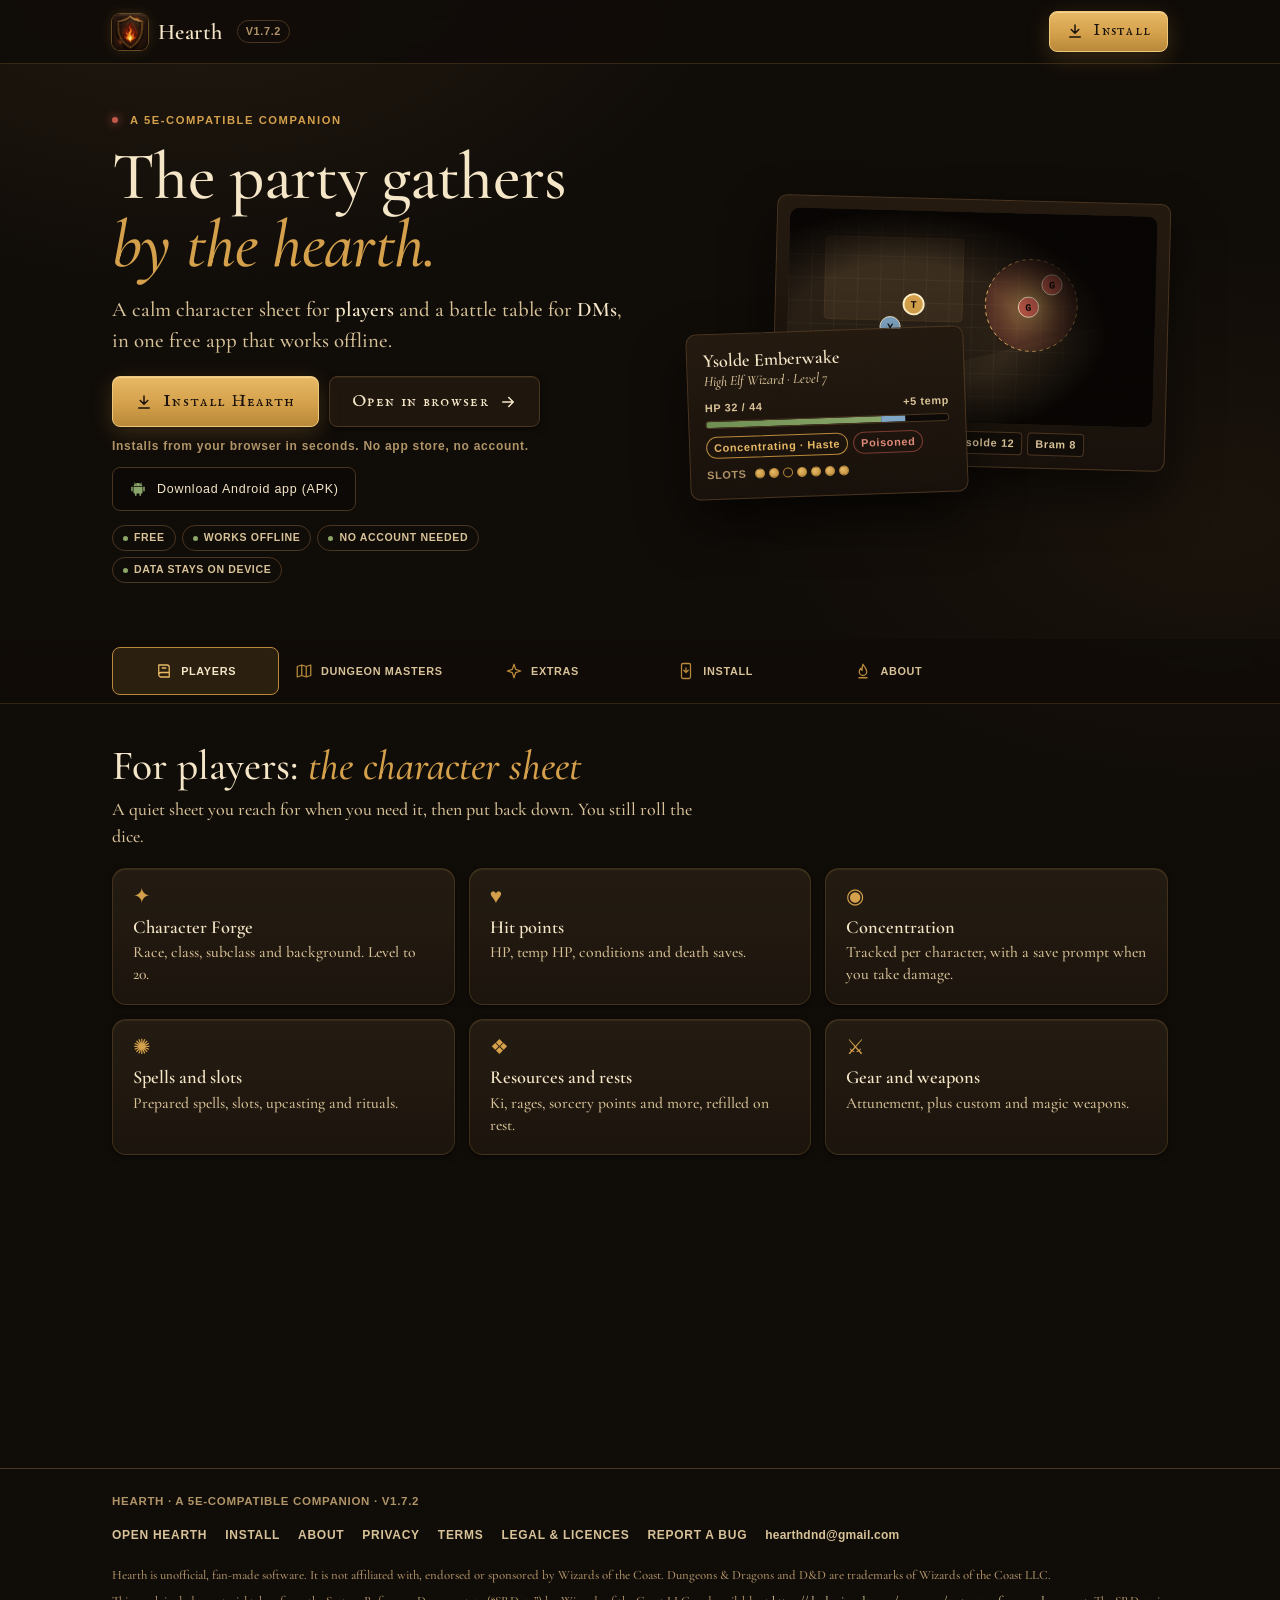
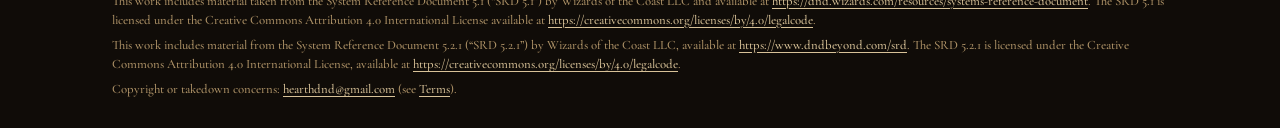
<file: index.html>
<!DOCTYPE html>
<html lang="en-GB">
<head>
<meta charset="UTF-8" />
<meta name="viewport" content="width=device-width, initial-scale=1, viewport-fit=cover" />
<title>Hearth: a free, offline 5e-compatible companion for players and DMs</title>
<meta name="description" content="Hearth is a free, offline, no-account companion for fifth-edition (5e-compatible) tabletop RPGs. Players get a calm character sheet that levels to 20. DMs get encounters, a battle map with fog of war, and a projector screen for the table." />
<meta name="theme-color" content="#1a120c" />
<meta name="color-scheme" content="dark" />

<!-- Open Graph / link previews -->
<meta property="og:title" content="Hearth: a 5e-compatible companion for players and DMs" />
<meta property="og:description" content="Character sheets, spells and combat for players. Encounters, battle map, fog of war and a projector screen for DMs. Free, offline, no accounts." />
<meta property="og:image" content="/icons/icon-512-v75.png" />
<meta property="og:type" content="website" />

<!-- PWA hookup: same manifest + icons as before (routes unchanged) -->
<link rel="manifest" href="/manifest.webmanifest" />
<link rel="apple-touch-icon" href="/icons/apple-touch-icon-v75.png" />
<link rel="icon" type="image/png" sizes="32x32" href="/icons/favicon-32-v75.png" />
<link rel="icon" type="image/png" sizes="16x16" href="/icons/favicon-16-v75.png" />
<meta name="apple-mobile-web-app-title" content="Hearth" />

<!-- Web fonts are self-hosted (SIL OFL 1.1, see /fonts/OFL.txt): no requests to Google Fonts. -->
<link href="/fonts/fonts.css" rel="stylesheet" />

<style>
:root {
  --page: #100c08;
  --leather: #6e4828;
  --ink: #f5e6c8;
  --ink-soft: #d8c298;
  --ink-faded: #b09468;
  --gold: #d4a04b;
  --gold-bright: #e8b965;
  --gold-deep: #b8893a;
  --crimson: #c25a4a;
  --moss: #8aa66a;
  --sky: #7fa6c4;
  --rule: #4a3520;
  --rule-soft: rgba(168, 128, 64, 0.24);
  --card: rgba(60, 42, 24, 0.22);
  --serif: 'Cormorant Garamond', Georgia, 'Times New Roman', serif;
  --mono: 'JetBrains Mono', Menlo, Consolas, monospace;
  --display: 'IM Fell English SC', 'Cormorant Garamond', Georgia, serif;
  --radius: 6px;
  --maxw: 1120px;
  --bar: 64px;   /* top bar height */
  --tabs: 56px;  /* tab bar height */
  --ease: cubic-bezier(0.2, 0.7, 0.3, 1);
}

*, *::before, *::after { box-sizing: border-box; }
* { margin: 0; padding: 0; }
html { -webkit-text-size-adjust: 100%; scroll-padding-top: calc(var(--bar) + 12px); }
html, body { background: var(--page); color: var(--ink); }
body {
  font-family: var(--serif);
  font-size: 1.125rem;
  line-height: 1.5;
  min-height: 100vh;
  overflow-x: hidden;
  background:
    radial-gradient(60rem 40rem at 15% -5%, rgba(255, 190, 110, 0.09), transparent 60%),
    radial-gradient(50rem 30rem at 95% 30%, rgba(220, 150, 80, 0.05), transparent 60%),
    var(--page);
}
img, svg { display: block; max-width: 100%; }
[hidden] { display: none !important; }
a { color: var(--gold-bright); text-underline-offset: 3px; text-decoration-thickness: 1px; }
a:hover { color: var(--ink); }
:focus-visible { outline: 2px solid var(--gold-bright); outline-offset: 3px; border-radius: 3px; }
.skip {
  position: absolute; left: 12px; top: -60px; z-index: 100;
  background: var(--gold); color: #1a120c; padding: 10px 16px; border-radius: var(--radius);
  font-family: var(--mono); font-size: 0.8rem; text-decoration: none;
}
.skip:focus { top: 12px; }
.wrap { width: 100%; max-width: var(--maxw); margin: 0 auto; padding: 0 20px; }
@media (min-width: 720px) { .wrap { padding: 0 32px; } }

/* ------------------------------------------------------------ Top bar */
.topbar {
  position: sticky; top: 0; z-index: 40; height: var(--bar);
  background: rgba(16, 12, 8, 0.9);
  -webkit-backdrop-filter: blur(10px) saturate(1.2); backdrop-filter: blur(10px) saturate(1.2);
  border-bottom: 1px solid var(--rule-soft);
}
.topbar .wrap { display: flex; align-items: center; gap: 14px; height: 100%; }
.brand { display: inline-flex; align-items: center; gap: 10px; color: var(--ink); text-decoration: none; }
.brand-glyph {
  position: relative; width: 36px; height: 36px; border-radius: 8px; overflow: hidden; flex-shrink: 0;
  background: linear-gradient(160deg, #3a2616, #1a120c);
  box-shadow: 0 0 0 1px rgba(184, 137, 61, 0.45), 0 0 14px rgba(212, 160, 75, 0.18);
}
.brand-glyph svg, .brand-glyph img { position: absolute; inset: 0; width: 100%; height: 100%; }
.brand-glyph img { object-fit: cover; }
.brand-name { font-size: 1.4rem; font-weight: 600; letter-spacing: 0.02em; }
.version-tag {
  font-family: var(--mono); font-size: 0.68rem; letter-spacing: 0.14em; text-transform: uppercase;
  color: var(--ink-faded); border: 1px solid var(--rule); border-radius: 99px; padding: 2px 8px;
}
.topbar .btn { margin-left: auto; }

/* ------------------------------------------------------------ Buttons */
.btn {
  display: inline-flex; align-items: center; justify-content: center; gap: 10px;
  min-height: 48px; padding: 12px 22px; border-radius: var(--radius);
  font-family: var(--display); font-size: 1.05rem; letter-spacing: 0.08em;
  text-decoration: none; cursor: pointer; border: 1px solid transparent; white-space: nowrap;
  transition: transform 120ms ease, box-shadow 160ms ease, background 160ms ease, border-color 160ms ease;
  -webkit-tap-highlight-color: transparent;
}
.btn svg { width: 18px; height: 18px; flex-shrink: 0; }
.btn-primary {
  color: #1a120c;
  background: linear-gradient(180deg, var(--gold-bright), var(--gold) 55%, var(--gold-deep));
  border-color: #f0c77a;
  box-shadow: inset 0 1px 0 rgba(255, 240, 200, 0.5), 0 6px 22px rgba(212, 160, 75, 0.22), 0 2px 0 rgba(0, 0, 0, 0.35);
}
.btn-primary:hover { color: #1a120c; transform: translateY(-1px); }
.btn-primary:active { transform: translateY(1px); }
.btn-primary[aria-busy="true"] { opacity: 0.8; cursor: progress; }
.btn-ghost { color: var(--ink); background: rgba(60, 42, 24, 0.35); border-color: var(--rule); }
.btn-ghost:hover { color: var(--ink); border-color: var(--gold-deep); background: rgba(60, 42, 24, 0.55); }
.btn-sm { min-height: 40px; padding: 8px 16px; font-size: 0.95rem; }

/* ------------------------------------------------------------ Hero (compact) */
.hero { padding: 28px 0 28px; }
.hero-grid { display: grid; gap: 28px; align-items: center; }
@media (min-width: 960px) {
  .hero { padding: 48px 0 40px; }
  .hero-grid { grid-template-columns: 1.1fr 1fr; gap: 48px; }
}
.eyebrow {
  font-family: var(--mono); font-size: 0.7rem; letter-spacing: 0.26em; text-transform: uppercase;
  color: var(--gold); display: flex; align-items: center; gap: 12px; margin-bottom: 14px;
}
.eyebrow::before { content: ''; width: 6px; height: 6px; border-radius: 50%; background: var(--crimson); box-shadow: 0 0 10px var(--crimson); }
h1 { font-weight: 500; font-size: clamp(2.4rem, 8vw, 4.2rem); line-height: 1.02; letter-spacing: -0.01em; margin-bottom: 14px; text-wrap: balance; }
h1 em, h2 em { font-style: italic; color: var(--gold); }
.lead { font-size: clamp(1.15rem, 2.4vw, 1.3rem); color: var(--ink-soft); max-width: 34rem; margin-bottom: 20px; }
.lead strong { color: var(--ink); font-weight: 600; }
.cta-row { display: flex; flex-wrap: wrap; gap: 10px; align-items: center; }
.cta-row .btn { flex: 1 1 0; }
@media (max-width: 559px) { .cta-row .btn { padding: 12px 10px; font-size: 0.98rem; gap: 8px; } .cta-row .btn-ghost svg { display: none; } }
@media (min-width: 560px) { .cta-row .btn { flex: 0 0 auto; } }
.cta-note { font-family: var(--mono); font-size: 0.75rem; color: var(--ink-faded); margin-top: 10px; min-height: 1.2em; }
.trust { display: flex; flex-wrap: wrap; gap: 6px; margin-top: 14px; list-style: none; }
.trust li {
  font-family: var(--mono); font-size: 0.66rem; letter-spacing: 0.1em; text-transform: uppercase;
  color: var(--ink-soft); border: 1px solid var(--rule); border-radius: 99px; padding: 4px 10px;
  display: inline-flex; align-items: center; gap: 6px;
}
.trust li::before { content: ''; width: 5px; height: 5px; border-radius: 50%; background: var(--moss); }

/* Future Android app slot: hidden until ANDROID_APP_URL is set in the script */
.android-slot { margin-top: 12px; }
.android-slot a {
  display: inline-flex; align-items: center; gap: 10px; min-height: 44px; padding: 8px 16px;
  border: 1px solid var(--rule); border-radius: var(--radius); color: var(--ink); text-decoration: none;
  font-family: var(--mono); font-size: 0.78rem; letter-spacing: 0.06em; background: rgba(0,0,0,.25);
}
.android-slot a:hover { border-color: var(--gold-deep); }

/* Hero art: a sheet card overlapping a map card, drawn inline */
.art { position: relative; display: grid; grid-template-columns: 1fr; }
.page {
  background: linear-gradient(180deg, #241a10, #18110b);
  border: 1px solid var(--rule); border-radius: 10px;
  box-shadow: 0 24px 50px rgba(0,0,0,.55);
}
.page-map { grid-area: 1 / 1; width: 78%; margin-left: auto; padding: 8px; }
.page-sheet { grid-area: 1 / 1; align-self: end; width: 58%; padding: 12px; position: relative; z-index: 2; transform: translateY(38px) rotate(-2deg); }
.art { margin-bottom: 38px; }
@media (min-width: 960px) {
  .art { margin-bottom: 30px; }
  .page-map { width: 82%; padding: 12px; transform: rotate(1.5deg); }
  .page-sheet { width: 58%; padding: 16px; transform: translateY(30px) rotate(-2deg); }
}
.mini-label { font-family: var(--mono); font-size: 0.62rem; letter-spacing: 0.18em; text-transform: uppercase; color: var(--ink-faded); }
.sheet-name { font-size: 1.15rem; font-weight: 600; line-height: 1.1; }
.sheet-sub { font-size: 0.88rem; color: var(--ink-soft); font-style: italic; }
.hp-row { display: flex; justify-content: space-between; font-family: var(--mono); font-size: 0.68rem; color: var(--ink-soft); margin: 8px 0 4px; }
.hp-bar { height: 8px; border-radius: 99px; background: #0c0906; border: 1px solid var(--rule); overflow: hidden; display: flex; }
.hp-bar i { display: block; height: 100%; }
.hp-bar .cur { width: 72%; background: linear-gradient(90deg, #6f8f52, var(--moss)); }
.hp-bar .tmp { width: 10%; background: var(--sky); }
.chips { display: flex; flex-wrap: wrap; gap: 5px; margin-top: 8px; }
.chip { font-family: var(--mono); font-size: 0.6rem; padding: 2px 7px; border-radius: 99px; border: 1px solid var(--rule); color: var(--ink-soft); }
.chip.gold { border-color: var(--gold-deep); color: var(--gold-bright); }
.chip.red { border-color: #7a3a30; color: #e08a7a; }
.pips { display: flex; gap: 4px; margin-top: 8px; align-items: center; }
.pips i { width: 10px; height: 10px; border-radius: 50%; border: 1px solid var(--gold-deep); }
.pips i.on { background: radial-gradient(circle at 35% 35%, var(--gold-bright), var(--gold-deep)); }
.pips .mini-label { margin-right: 4px; }
.map-svg { width: 100%; height: auto; border-radius: 6px; }
.init { display: flex; gap: 5px; margin-top: 8px; flex-wrap: wrap; }
.init span { font-family: var(--mono); font-size: 0.6rem; padding: 2px 7px; border-radius: 4px; background: rgba(0,0,0,.3); border: 1px solid var(--rule); color: var(--ink-soft); }
.init span.now { border-color: var(--gold); color: var(--gold-bright); }
@media (max-width: 599px) { .init { display: none; } }

/* ------------------------------------------------------------ Tabs */
.tabs-wrap {
  position: sticky; top: var(--bar); z-index: 30;
  background: rgba(16, 12, 8, 0.94);
  -webkit-backdrop-filter: blur(10px); backdrop-filter: blur(10px);
  border-bottom: 1px solid var(--rule-soft);
  margin-top: 16px;
}
.tabs {
  display: grid; grid-template-columns: repeat(5, minmax(0, 1fr)); gap: 4px;
  padding: 8px 0; max-width: 720px;
}
.tab {
  display: flex; flex-direction: column; align-items: center; justify-content: center; gap: 3px;
  min-height: 48px; padding: 6px 2px; border-radius: var(--radius);
  font-family: var(--mono); font-size: 0.62rem; letter-spacing: 0.06em; text-transform: uppercase;
  color: var(--ink-soft); text-decoration: none; border: 1px solid transparent; text-align: center;
  -webkit-tap-highlight-color: transparent; transition: background 150ms ease, color 150ms ease, border-color 150ms ease;
}
.tab svg { width: 18px; height: 18px; color: var(--gold-deep); }
.tab:hover { color: var(--ink); background: rgba(212, 160, 75, 0.07); }
.tab[aria-selected="true"] {
  color: var(--ink); background: rgba(212, 160, 75, 0.14); border-color: var(--gold-deep);
}
.tab[aria-selected="true"] svg { color: var(--gold-bright); }
.tab .long { display: none; }
@media (min-width: 720px) {
  .tabs { gap: 6px; }
  .tab { flex-direction: row; gap: 8px; font-size: 0.72rem; letter-spacing: 0.12em; }
}
@media (min-width: 960px) {
  .tabs { max-width: 860px; }
  .tab { white-space: nowrap; }
  .tab .long { display: inline; }
  .tab .short { display: none; }
}

/* ------------------------------------------------------------ Panels */
.panel { padding: 28px 0 48px; }
.panel:focus { outline: none; }
.panel:focus-visible { outline: 2px solid var(--gold-bright); outline-offset: -2px; }
/* Each panel fills the space under the sticky bars, so any tab can scroll to the top */
.js .panels .panel { min-height: calc(100vh - var(--bar) - var(--tabs) - 16px); }
@supports (height: 100svh) { .js .panels .panel { min-height: calc(100svh - var(--bar) - var(--tabs) - 16px); } }
@media (min-width: 960px) { .panel { padding: 40px 0 72px; } }
.panel-head { display: grid; gap: 6px; margin-bottom: 18px; }
h2 { font-weight: 500; font-size: clamp(1.8rem, 5vw, 2.6rem); line-height: 1.1; text-wrap: balance; }
h3 { font-weight: 600; font-size: 1.15rem; line-height: 1.2; margin-bottom: 4px; color: var(--ink); }
.sub { color: var(--ink-soft); max-width: 38rem; }
.no-js-label { display: none; }
html:not(.js) .panel { border-top: 1px solid var(--rule-soft); }
.js .panel.enter { animation: fadeUp 280ms var(--ease); }

.cards { display: grid; gap: 10px; grid-template-columns: 1fr 1fr; }
@media (min-width: 720px) { .cards { gap: 14px; } }
@media (min-width: 960px) { .cards { grid-template-columns: repeat(3, 1fr); } }
.card { border: 1px solid var(--rule-soft); border-radius: 10px; padding: 14px; background: var(--card); }
@media (min-width: 720px) { .card { padding: 18px 20px; } }
.card .glyph { font-size: 1.3rem; color: var(--gold); line-height: 1; margin-bottom: 8px; display: block; }
.card p { color: var(--ink-soft); font-size: 0.98rem; line-height: 1.4; }
@media (max-width: 380px) { .card h3 { font-size: 1.05rem; } .card p { font-size: 0.92rem; } }

/* Projector block inside the DM panel */
.proj { margin-top: 28px; border: 1px solid var(--gold-deep); border-radius: 12px; padding: 18px; background: radial-gradient(30rem 16rem at 0% 0%, rgba(212,160,75,.10), transparent 70%), rgba(30, 20, 12, 0.5); }
@media (min-width: 720px) { .proj { padding: 24px; } }
.proj h3 { font-size: 1.4rem; }
.screens { display: grid; grid-template-columns: 1fr 1fr; gap: 10px; margin: 14px 0; }
.screen { border: 1px solid var(--rule); border-radius: 8px; overflow: hidden; background: #0c0906; }
.screen figcaption { padding: 6px 8px; border-bottom: 1px solid var(--rule); font-family: var(--mono); font-size: 0.62rem; letter-spacing: 0.1em; text-transform: uppercase; color: var(--ink-soft); }
.screen figcaption b { color: var(--gold-bright); font-weight: 600; }
.screen svg { width: 100%; height: auto; }
.ticks { list-style: none; display: grid; gap: 8px; }
@media (min-width: 720px) { .ticks { grid-template-columns: repeat(3, 1fr); gap: 16px; } }
.ticks li { padding-left: 22px; position: relative; color: var(--ink-soft); font-size: 1rem; line-height: 1.4; }
.ticks li::before { content: '✓'; position: absolute; left: 0; top: 0; color: var(--moss); font-family: var(--mono); }
.ticks b { color: var(--ink); }

/* Install panel */
.install-grid { display: grid; gap: 16px; align-items: start; }
@media (min-width: 900px) { .install-grid { grid-template-columns: 1fr 1.1fr; gap: 32px; } }
.install-card { border: 1px solid var(--gold-deep); border-radius: 12px; padding: 20px; background: radial-gradient(30rem 16rem at 0% 0%, rgba(212,160,75,.12), transparent 70%), rgba(30, 20, 12, 0.6); }
.install-card p { color: var(--ink-soft); margin: 6px 0 14px; font-size: 1.02rem; }
.install-card .btn { width: 100%; }
@media (min-width: 560px) { .install-card .btn { width: auto; } }
details.how { border: 1px solid var(--rule-soft); border-radius: 10px; background: var(--card); }
details.how + details.how { margin-top: 8px; }
details.how summary {
  cursor: pointer; list-style: none; padding: 12px 16px; min-height: 48px; display: flex; align-items: center; justify-content: space-between; gap: 12px;
  font-size: 1.1rem; font-weight: 600;
}
details.how summary::-webkit-details-marker { display: none; }
details.how summary::after { content: '+'; font-family: var(--mono); color: var(--gold); font-size: 1.2rem; transition: transform 150ms ease; }
details.how[open] summary::after { transform: rotate(45deg); }
details.how ol { padding: 0 16px 14px 36px; color: var(--ink-soft); font-size: 1rem; display: grid; gap: 4px; }
details.how > p { color: var(--ink-soft); padding: 0 16px 14px; font-size: 1rem; }
kbd {
  font-family: var(--mono); font-size: 0.8em; background: rgba(60, 42, 24, 0.55); border: 1px solid var(--rule);
  border-bottom-width: 2px; border-radius: 4px; padding: 1px 6px; color: var(--ink); white-space: nowrap;
}

/* About panel */
.about-grid { display: grid; gap: 12px; }
@media (min-width: 900px) { .about-grid { grid-template-columns: 1fr 1fr; gap: 16px; } }
.about-grid .card { padding: 18px 20px; }
.about-grid .card p + p { margin-top: 8px; }
.label { font-family: var(--mono); font-size: 0.66rem; font-weight: 600; letter-spacing: 0.22em; text-transform: uppercase; color: var(--gold); margin-bottom: 6px; }
.pull { font-style: italic; font-size: clamp(1.25rem, 3vw, 1.6rem); line-height: 1.35; border-left: 2px solid var(--gold); padding: 4px 0 4px 18px; margin: 24px 0 18px; max-width: 44rem; }
.faq-title { font-size: 1.4rem; font-weight: 600; margin: 24px 0 10px; }

/* Footer */
footer { border-top: 1px solid var(--rule); padding: 24px 0 calc(28px + env(safe-area-inset-bottom)); }
footer .wrap { display: flex; flex-wrap: wrap; gap: 8px 28px; justify-content: space-between; align-items: center; }
.foot-meta { font-family: var(--mono); font-size: 0.72rem; letter-spacing: 0.14em; text-transform: uppercase; color: var(--ink-faded); }
.foot-links { display: flex; flex-wrap: wrap; gap: 4px 18px; list-style: none; }
.foot-links a { font-family: var(--mono); font-size: 0.75rem; letter-spacing: 0.1em; text-transform: uppercase; color: var(--ink-soft); text-decoration: none; display: inline-block; padding: 8px 0; }
.foot-links a:hover { color: var(--ink); text-decoration: underline; }
.foot-links a.foot-email { text-transform: none; letter-spacing: 0.02em; }
.foot-legal { flex-basis: 100%; margin-top: 6px; font-size: 0.8rem; line-height: 1.5; color: var(--ink-faded); }
.foot-legal p + p { margin-top: 6px; }
.foot-legal a { color: var(--ink-soft); overflow-wrap: anywhere; }
.foot-note { flex-basis: 100%; margin: 8px 0 0; font-size: 0.85rem; line-height: 1.45; color: var(--ink-soft); }

/* Install sheet (dialog) */
dialog.sheet {
  border: 1px solid var(--gold-deep); border-radius: 16px 16px 0 0; padding: 0; color: var(--ink);
  background: linear-gradient(180deg, #241a10, #150f0a);
  width: 100%; max-width: 520px; margin: auto auto 0; max-height: 86vh;
  box-shadow: 0 -20px 60px rgba(0,0,0,.6);
}
@media (min-width: 600px) { dialog.sheet { border-radius: 16px; margin: auto; } }
dialog.sheet::backdrop { background: rgba(5, 3, 2, 0.7); }
dialog.sheet[open] { animation: sheetIn 260ms var(--ease); }
.sheet-inner { padding: 22px 22px calc(22px + env(safe-area-inset-bottom)); }
.sheet-top { display: flex; align-items: flex-start; justify-content: space-between; gap: 12px; margin-bottom: 8px; }
.sheet-top h2 { font-size: 1.7rem; margin: 0; }
.close {
  width: 44px; height: 44px; flex-shrink: 0; border-radius: 50%; border: 1px solid var(--rule); background: transparent; color: var(--ink);
  font-size: 1.4rem; cursor: pointer; display: grid; place-items: center;
}
.close:hover { border-color: var(--gold-deep); }
.sheet p { color: var(--ink-soft); font-size: 1.02rem; }
.sheet ol { margin: 16px 0 6px; padding-left: 0; list-style: none; counter-reset: s; display: grid; gap: 12px; }
.sheet ol li { counter-increment: s; display: grid; grid-template-columns: 32px 1fr; gap: 12px; align-items: start; font-size: 1.05rem; color: var(--ink-soft); }
.sheet ol li::before {
  content: counter(s); width: 32px; height: 32px; border-radius: 50%; display: grid; place-items: center;
  font-family: var(--mono); font-size: 0.85rem; color: #1a120c; background: var(--gold);
}
.sheet ol b { color: var(--ink); }
.share-ico { display: inline-block; width: 1.1em; height: 1.1em; vertical-align: -0.15em; color: var(--sky); }
.sheet .fineprint { font-family: var(--mono); font-size: 0.72rem; color: var(--ink-faded); margin-top: 14px; }
.sheet .btn { margin-top: 16px; width: 100%; }

@keyframes sheetIn { from { transform: translateY(24px); opacity: 0; } to { transform: none; opacity: 1; } }
@keyframes fadeUp { from { transform: translateY(8px); opacity: 0; } to { transform: none; opacity: 1; } }
@keyframes flicker { 0%, 100% { opacity: .9; } 40% { opacity: 1; } 70% { opacity: .82; } }
.flame-glow { animation: flicker 3.2s ease-in-out infinite; }

@media (prefers-reduced-motion: reduce) {
  *, *::before, *::after { animation: none !important; transition: none !important; scroll-behavior: auto !important; }
}
@media print {
  .panels .panel[hidden] { display: block !important; }
  .topbar, .tabs-wrap, dialog.sheet { display: none !important; }
}
@media (forced-colors: active) {
  .btn, .chip, .card, .screen, details.how { border: 1px solid CanvasText; }
  .tab[aria-selected="true"] { border: 2px solid Highlight; }
}

/* v0.93.1 — safe areas (phones that draw the page under the status bar or a
   notch). Every env() value is 0 in a normal browser tab, so nothing moves. */
.topbar { padding-top: env(safe-area-inset-top, 0px); height: calc(var(--bar) + env(safe-area-inset-top, 0px)); box-sizing: border-box; }
.tabs-wrap { top: calc(var(--bar) + env(safe-area-inset-top, 0px)); }
.wrap { padding-left: calc(20px + env(safe-area-inset-left, 0px)); padding-right: calc(20px + env(safe-area-inset-right, 0px)); }
@media (min-width: 720px) { .wrap { padding-left: calc(32px + env(safe-area-inset-left, 0px)); padding-right: calc(32px + env(safe-area-inset-right, 0px)); } }
</style>
<style id="hearthRestyle130">
/* v1.3.0 restyle, landing page: same radius scale and label type as the app. */
:root {
  --radius: 8px;
  --rs-sans: -apple-system, BlinkMacSystemFont, 'Segoe UI', Roboto, 'Helvetica Neue', Arial, sans-serif;
  --mono: var(--rs-sans);
  --rs-shadow-1: 0 1px 2px rgba(0, 0, 0, .35), 0 3px 10px rgba(0, 0, 0, .22);
  --rs-shadow-2: 0 2px 4px rgba(0, 0, 0, .35), 0 10px 26px rgba(0, 0, 0, .32);
  --rs-inset: inset 0 1px 0 rgba(255, 226, 170, .07);
}
.card, details.how { border-radius: 14px; background: linear-gradient(180deg, rgba(255, 214, 150, .05), rgba(255, 214, 150, .012)), var(--card); box-shadow: var(--rs-shadow-1), var(--rs-inset); }
.proj, .install-card { border-radius: 18px; box-shadow: var(--rs-shadow-2), var(--rs-inset); }
.screen { border-radius: 12px; box-shadow: var(--rs-shadow-1); }
.map-svg { border-radius: 10px; }
.btn-ghost { box-shadow: var(--rs-shadow-1), var(--rs-inset); }
/* labels: readable sans, a touch larger, softer tracking */
.mini-label, .chip, .tab, .eyebrow, .label, .foot-meta, .foot-links a, .trust li, .screen figcaption, .cta-note, .version-tag, .init span, .hp-row {
  font-weight: 600; letter-spacing: .06em;
}
.mini-label, .chip, .init span, .screen figcaption { font-size: .68rem; }
.tab { font-size: .68rem; }
.eyebrow, .label { letter-spacing: .14em; }
@media (prefers-reduced-motion: reduce) { .btn, .tab { transition: none; } }
</style>
</head>
<body>
<a class="skip" href="#sections">Skip to content</a>

<svg width="0" height="0" style="position:absolute" aria-hidden="true" focusable="false">
  <defs>
    <linearGradient id="fl" x1="0" y1="1" x2="0" y2="0">
      <stop offset="0" stop-color="#b8893a"/><stop offset=".55" stop-color="#e8b965"/><stop offset="1" stop-color="#fff1c9"/>
    </linearGradient>
    <pattern id="g" width="25" height="25" patternUnits="userSpaceOnUse"><path d="M25 0H0v25" fill="none" stroke="rgba(245,230,200,.09)"/></pattern>
    <radialGradient id="fog" cx=".32" cy=".55" r=".55"><stop offset=".55" stop-color="#000" stop-opacity="0"/><stop offset="1" stop-color="#050302" stop-opacity=".93"/></radialGradient>
    <radialGradient id="fire"><stop offset="0" stop-color="#e8b965" stop-opacity=".55"/><stop offset="1" stop-color="#c25a4a" stop-opacity=".25"/></radialGradient>
    <symbol id="flame" viewBox="0 0 36 36">
      <path class="flame-glow" fill="url(#fl)" d="M18 6c1.4 4.2 6.6 6.8 6.6 13.2A6.6 6.6 0 0 1 18 26a6.6 6.6 0 0 1-6.6-6.8c0-3 1.6-4.6 2.8-6 .2 2 1 3.2 2.2 3.8C16 13.2 16.6 9.4 18 6z"/>
      <path fill="#6e4828" d="M9 28.5h18v1.6H9z"/>
    </symbol>
    <symbol id="i-share" viewBox="0 0 24 24"><path fill="none" stroke="currentColor" stroke-width="1.8" stroke-linecap="round" stroke-linejoin="round" d="M12 3v12M8 7l4-4 4 4M6 11H5v9h14v-9h-1"/></symbol>
    <symbol id="i-down" viewBox="0 0 24 24"><path fill="none" stroke="currentColor" stroke-width="2" stroke-linecap="round" stroke-linejoin="round" d="M12 4v11m-5-5 5 5 5-5M5 20h14"/></symbol>
    <symbol id="i-open" viewBox="0 0 24 24"><path fill="none" stroke="currentColor" stroke-width="2" stroke-linecap="round" stroke-linejoin="round" d="M5 12h13m-5-6 6 6-6 6"/></symbol>
    <symbol id="i-book" viewBox="0 0 24 24"><path fill="none" stroke="currentColor" stroke-width="1.7" stroke-linejoin="round" d="M5 4h11a3 3 0 0 1 3 3v13H8a3 3 0 0 1-3-3V4zm0 13a3 3 0 0 1 3-3h11M9 8h6"/></symbol>
    <symbol id="i-map" viewBox="0 0 24 24"><path fill="none" stroke="currentColor" stroke-width="1.7" stroke-linejoin="round" d="M3 6l6-2 6 2 6-2v14l-6 2-6-2-6 2V6zm6-2v14m6-12v14"/></symbol>
    <symbol id="i-spark" viewBox="0 0 24 24"><path fill="none" stroke="currentColor" stroke-width="1.7" stroke-linejoin="round" d="M12 3l2.2 6.8L21 12l-6.8 2.2L12 21l-2.2-6.8L3 12l6.8-2.2z"/></symbol>
    <symbol id="i-phone" viewBox="0 0 24 24"><path fill="none" stroke="currentColor" stroke-width="1.7" stroke-linecap="round" stroke-linejoin="round" d="M8 2h8a2 2 0 0 1 2 2v16a2 2 0 0 1-2 2H8a2 2 0 0 1-2-2V4a2 2 0 0 1 2-2zm4 6v6m-3-3 3 3 3-3"/></symbol>
    <symbol id="i-flame" viewBox="0 0 24 24"><path fill="none" stroke="currentColor" stroke-width="1.7" stroke-linejoin="round" d="M12 3c1 3 5 5 5 10a5 5 0 0 1-10 0c0-2.3 1.2-3.5 2.1-4.6.2 1.5.8 2.4 1.7 2.9C10.6 8.6 11 5.5 12 3zM6 21h12"/></symbol>
  </defs>
</svg>

<header class="topbar">
  <div class="wrap">
    <a href="/" class="brand" aria-label="Hearth home">
      <span class="brand-glyph" aria-hidden="true">
        <svg viewBox="0 0 36 36"><use href="#flame"/></svg>
        <img src="/icons/icon-192-v75.png" alt="" width="36" height="36" decoding="async" class="brand-img" />
      </span>
      <span class="brand-name">Hearth</span>
    </a>
    <span class="version-tag" data-version>v1.7.2</span>
    <a href="#install" class="btn btn-primary btn-sm" data-install>
      <svg aria-hidden="true"><use href="#i-down"/></svg><span>Install</span>
    </a>
  </div>
</header>

<main id="main">
  <!-- ======================================================= HERO (compact) -->
  <section class="hero" aria-labelledby="hero-title">
    <div class="wrap hero-grid">
      <div>
        <p class="eyebrow">A 5e-compatible companion</p>
        <h1 id="hero-title">The party gathers <em>by the hearth.</em></h1>
        <p class="lead">A calm character sheet for <strong>players</strong> and a battle table for <strong>DMs</strong>, in one free app that works offline.</p>
        <div class="cta-row">
          <a href="#install" class="btn btn-primary" data-install id="heroInstall">
            <svg aria-hidden="true"><use href="#i-down"/></svg><span>Install Hearth</span>
          </a>
          <a href="/app/" class="btn btn-ghost" data-open-browser>
            Open in browser <svg aria-hidden="true"><use href="#i-open"/></svg>
          </a>
        </div>
        <p class="cta-note" id="ctaNote" aria-live="polite">Installs from your browser in seconds. No app store, no account.</p>

        <!-- ============================================================
             FUTURE ANDROID APP SLOT (v1.0.0). Hidden by default.
             To show it, set ANDROID_APP_URL at the top of the script
             (Google Play listing or a direct .apk link) and, for Play,
             swap in the official "Get it on Google Play" badge.
             ============================================================ -->
        <p class="android-slot" id="androidSlot" hidden>
          <a href="#" id="androidLink" rel="noopener">
            <svg width="18" height="18" viewBox="0 0 24 24" aria-hidden="true"><path fill="#8aa66a" d="M6 9h12v8a1 1 0 0 1-1 1h-1v3h-2v-3h-4v3H8v-3H7a1 1 0 0 1-1-1V9zm-3 0h2v6H3zm16 0h2v6h-2zM7.5 3.3l1 1.6A6 6 0 0 1 12 4a6 6 0 0 1 3.5.9l1-1.6.8.5-1 1.6A5.9 5.9 0 0 1 18 8H6a5.9 5.9 0 0 1 1.7-2.6l-1-1.6zM9.5 6a.6.6 0 1 0 0 1.2.6.6 0 0 0 0-1.2zm5 0a.6.6 0 1 0 0 1.2.6.6 0 0 0 0-1.2z"/></svg>
            <span id="androidLabel">Get the Android app</span>
          </a>
        </p>

        <ul class="trust" aria-label="Promises">
          <li>Free</li><li>Works offline</li><li>No account needed</li><li>Data stays on device</li>
        </ul>
      </div>

      <div class="art" role="img" aria-label="Illustration: a wizard's character sheet with hit points, concentration and spell slots, overlapping a battle map with fog of war, a fireball area and the initiative order.">
        <div class="page page-map" aria-hidden="true">
          <svg class="map-svg" viewBox="0 0 400 230">
            <rect width="400" height="230" fill="#2a2016"/>
            <path d="M0 150 C80 130 120 180 200 160 S330 110 400 130 V230 H0z" fill="#33281b"/>
            <rect x="40" y="30" width="150" height="90" rx="4" fill="#3a2d1e" stroke="#4a3520"/>
            <rect width="400" height="230" fill="url(#g)"/>
            <circle cx="265" cy="100" r="50" fill="url(#fire)" stroke="#e8b965" stroke-dasharray="4 4"/>
            <g font-family="JetBrains Mono, monospace" font-size="11" text-anchor="middle" font-weight="600">
              <circle cx="112" cy="127" r="11" fill="#7fa6c4" stroke="#f5e6c8"/><text x="112" y="131" fill="#0c0906">Y</text>
              <circle cx="87" cy="152" r="11" fill="#8aa66a" stroke="#f5e6c8"/><text x="87" y="156" fill="#0c0906">B</text>
              <circle cx="137" cy="102" r="11" fill="#d4a04b" stroke="#fff1c9" stroke-width="2"/><text x="137" y="106" fill="#0c0906">T</text>
              <circle cx="262" cy="102" r="11" fill="#c25a4a" stroke="#f5e6c8"/><text x="262" y="106" fill="#0c0906">G</text>
              <circle cx="287" cy="77" r="11" fill="#c25a4a" stroke="#f5e6c8"/><text x="287" y="81" fill="#0c0906">G</text>
            </g>
            <rect width="400" height="230" fill="url(#fog)"/>
          </svg>
          <div class="init"><span class="now">▸ Thorne 19</span><span>Goblin 15</span><span>Ysolde 12</span><span>Bram 8</span></div>
        </div>
        <div class="page page-sheet" aria-hidden="true">
          <div class="sheet-name">Ysolde Emberwake</div>
          <div class="sheet-sub">High Elf Wizard · Level 7</div>
          <div class="hp-row"><span>HP 32 / 44</span><span>+5 temp</span></div>
          <div class="hp-bar"><i class="cur"></i><i class="tmp"></i></div>
          <div class="chips"><span class="chip gold">Concentrating · Haste</span><span class="chip red">Poisoned</span></div>
          <div class="pips"><span class="mini-label">Slots</span><i class="on"></i><i class="on"></i><i></i><i class="on"></i><i class="on"></i><i class="on"></i><i class="on"></i></div>
        </div>
      </div>
    </div>
  </section>

  <!-- ======================================================= TABS
       Without JS these are plain jump links and every section below shows.
       With JS they become an ARIA tablist (one section at a time, deep-linkable). -->
  <div class="tabs-wrap" id="sections">
    <div class="wrap">
      <nav class="tabs" id="tabs" aria-label="Sections">
        <a class="tab" href="#players" id="tab-players" data-tab="players"><svg aria-hidden="true"><use href="#i-book"/></svg><span>Players</span></a>
        <a class="tab" href="#dm" id="tab-dm" data-tab="dm"><svg aria-hidden="true"><use href="#i-map"/></svg><span class="short">DMs</span><span class="long">Dungeon Masters</span></a>
        <a class="tab" href="#extras" id="tab-extras" data-tab="extras"><svg aria-hidden="true"><use href="#i-spark"/></svg><span>Extras</span></a>
        <a class="tab" href="#install" id="tab-install" data-tab="install"><svg aria-hidden="true"><use href="#i-phone"/></svg><span>Install</span></a>
        <a class="tab" href="#about" id="tab-about" data-tab="about"><svg aria-hidden="true"><use href="#i-flame"/></svg><span>About</span></a>
      </nav>
    </div>
  </div>

  <div class="panels wrap">
    <!-- ---------------------------------------------- PLAYERS -->
    <section class="panel" id="players" aria-labelledby="h-players">
      <div class="panel-head">
        <h2 id="h-players">For players: <em>the character sheet</em></h2>
        <p class="sub">A quiet sheet you reach for when you need it, then put back down. You still roll the dice.</p>
      </div>
      <div class="cards">
        <div class="card"><span class="glyph" aria-hidden="true">✦</span><h3>Character Forge</h3><p>Race, class, subclass and background. Level to 20.</p></div>
        <div class="card"><span class="glyph" aria-hidden="true">♥</span><h3>Hit points</h3><p>HP, temp HP, conditions and death saves.</p></div>
        <div class="card"><span class="glyph" aria-hidden="true">◉</span><h3>Concentration</h3><p>Tracked per character, with a save prompt when you take damage.</p></div>
        <div class="card"><span class="glyph" aria-hidden="true">✺</span><h3>Spells and slots</h3><p>Prepared spells, slots, upcasting and rituals.</p></div>
        <div class="card"><span class="glyph" aria-hidden="true">❖</span><h3>Resources and rests</h3><p>Ki, rages, sorcery points and more, refilled on rest.</p></div>
        <div class="card"><span class="glyph" aria-hidden="true">⚔</span><h3>Gear and weapons</h3><p>Attunement, plus custom and magic weapons.</p></div>
      </div>
    </section>

    <!-- ---------------------------------------------- DUNGEON MASTERS -->
    <section class="panel" id="dm" aria-labelledby="h-dm">
      <div class="panel-head">
        <h2 id="h-dm">For DMs: <em>the battle table</em></h2>
        <p class="sub">Run the whole fight from one screen, with no prep spreadsheet.</p>
      </div>
      <div class="cards">
        <div class="card"><span class="glyph" aria-hidden="true">⚒</span><h3>Battle Forge</h3><p>Build encounters, then reset them for the next group.</p></div>
        <div class="card"><span class="glyph" aria-hidden="true">⌖</span><h3>Battle map</h3><p>Initiative, turn order, group moves, map images or video.</p></div>
        <div class="card"><span class="glyph" aria-hidden="true">☁</span><h3>Fog and darkvision</h3><p>Reveal the dungeon as the party explores.</p></div>
        <div class="card"><span class="glyph" aria-hidden="true">✹</span><h3>Areas of effect</h3><p>Drop fireballs, cones and lines on the grid.</p></div>
        <div class="card"><span class="glyph" aria-hidden="true">✎</span><h3>Floating notes</h3><p>Session notes in a window beside the map.</p></div>
        <div class="card"><span class="glyph" aria-hidden="true">⚄</span><h3>One-shot builder</h3><p>Roll an adventure offline, encounters ready to run.</p></div>
      </div>

      <div class="proj" aria-labelledby="h-proj">
        <h3 id="h-proj">The projector screen</h3>
        <p class="sub">Put a second window on a TV, projector or tablet. Players see only what they've earned.</p>
        <div class="screens">
          <figure class="screen">
            <figcaption><b>Your laptop</b></figcaption>
            <svg viewBox="0 0 400 220" role="img" aria-label="DM view: three heroes, two goblins, and a Lich Lord in an unexplored room, marked hidden from players.">
              <rect width="400" height="220" fill="#2a2016"/>
              <rect x="230" y="30" width="140" height="110" rx="4" fill="#3a2d1e" stroke="#c25a4a" stroke-dasharray="5 4"/>
              <rect width="400" height="220" fill="url(#g)"/>
              <g font-family="JetBrains Mono, monospace" font-weight="600" text-anchor="middle">
                <circle cx="70" cy="150" r="13" fill="#7fa6c4"/><circle cx="100" cy="175" r="13" fill="#8aa66a"/><circle cx="110" cy="135" r="13" fill="#d4a04b"/>
                <circle cx="180" cy="110" r="13" fill="#c25a4a"/><circle cx="195" cy="78" r="13" fill="#c25a4a"/>
                <circle cx="300" cy="80" r="17" fill="#8a3f86" stroke="#f5e6c8"/>
                <text x="300" y="122" fill="#f5e6c8" font-size="17">Lich Lord</text>
              </g>
            </svg>
          </figure>
          <figure class="screen">
            <figcaption><b>The table</b></figcaption>
            <svg viewBox="0 0 400 220" role="img" aria-label="Player view: the same map with the unexplored room under fog, the hidden monster not shown, and a player's fireball area placed on the goblins.">
              <rect width="400" height="220" fill="#2a2016"/>
              <rect width="400" height="220" fill="url(#g)"/>
              <circle cx="186" cy="94" r="36" fill="url(#fire)" stroke="#e8b965" stroke-dasharray="4 4"/>
              <rect x="215" y="0" width="185" height="220" fill="#050302" opacity=".94"/>
              <g font-family="JetBrains Mono, monospace" font-weight="600" text-anchor="middle">
                <circle cx="70" cy="150" r="13" fill="#7fa6c4"/><circle cx="100" cy="175" r="13" fill="#8aa66a"/><circle cx="110" cy="135" r="13" fill="#d4a04b"/>
                <circle cx="180" cy="110" r="13" fill="#c25a4a"/><circle cx="195" cy="78" r="13" fill="#c25a4a"/>
                <text x="307" y="116" fill="#b09468" font-size="17">fog</text>
              </g>
            </svg>
          </figure>
        </div>
        <ul class="ticks">
          <li><b>Hidden stays hidden.</b> Fogged monsters and secret names never reach the table.</li>
          <li><b>Players move tokens,</b> and the fog lifts as they go.</li>
          <li><b>Players place spell areas,</b> and they appear on your map at once.</li>
        </ul>
      </div>
    </section>

    <!-- ---------------------------------------------- EXTRAS -->
    <section class="panel" id="extras" aria-labelledby="h-extras">
      <div class="panel-head">
        <h2 id="h-extras">Extras, <em>when you want them</em></h2>
        <p class="sub">All optional, and all off until you use them.</p>
      </div>
      <div class="cards">
        <div class="card"><span class="glyph" aria-hidden="true">✦</span><h3>Homebrew</h3><p>Make your own subclasses and magic items.</p></div>
        <div class="card"><span class="glyph" aria-hidden="true">◎</span><h3>Read from photos</h3><p>Snap an item description instead of typing it.</p></div>
        <div class="card"><span class="glyph" aria-hidden="true">❖</span><h3>Ask Hearth</h3><p>An offline helper that checks your character for mistakes.</p></div>
        <div class="card"><span class="glyph" aria-hidden="true">✺</span><h3>Bring your own AI</h3><p>Connect your own AI service. Nothing is sent unless you do.</p></div>
        <div class="card"><span class="glyph" aria-hidden="true">⇅</span><h3>Backups</h3><p>Export to a file and import it on any device.</p></div>
        <div class="card"><span class="glyph" aria-hidden="true">☾</span><h3>Light and dark</h3><p>Parchment by day, candlelight by night.</p></div>
      </div>
    </section>

    <!-- ---------------------------------------------- INSTALL -->
    <section class="panel" id="install" aria-labelledby="h-install">
      <div class="panel-head">
        <h2 id="h-install">Install <em>Hearth</em></h2>
        <p class="sub">It opens full screen and works offline. You can also just <a href="/app/">use it in your browser</a>.</p>
      </div>
      <div class="install-grid">
        <div class="install-card">
          <h3>One tap, where your browser allows it</h3>
          <p>No app store, no account, nothing to sign.</p>
          <a href="#install" class="btn btn-primary" data-install>
            <svg aria-hidden="true"><use href="#i-down"/></svg><span>Install Hearth</span>
          </a>
        </div>
        <div>
          <details class="how" data-platform="ios">
            <summary>iPhone and iPad</summary>
            <ol>
              <li>In <b>Safari</b> (or Chrome on iOS 16.4+), tap <kbd>Share</kbd> <svg class="share-ico" aria-hidden="true"><use href="#i-share"/></svg>.</li>
              <li>Choose <b>Add to Home Screen</b>, then <b>Add</b>.</li>
            </ol>
          </details>
          <details class="how" data-platform="android">
            <summary>Android</summary>
            <ol>
              <li>Tap <b>Install Hearth</b>, or open the browser menu <kbd>⋮</kbd>.</li>
              <li>Choose <b>Install app</b> or <b>Add to Home screen</b>.</li>
            </ol>
          </details>
          <details class="how" data-platform="desktop">
            <summary>Computer</summary>
            <ol>
              <li><b>Chrome or Edge:</b> click <b>Install Hearth</b> or the install icon in the address bar.</li>
              <li><b>Safari on a Mac:</b> <kbd>File</kbd> then <b>Add to Dock</b>.</li>
              <li><b>Firefox:</b> can't install apps yet, so use Hearth in a tab.</li>
            </ol>
          </details>
        </div>
      </div>
    </section>

    <!-- ---------------------------------------------- ABOUT -->
    <section class="panel" id="about" aria-labelledby="h-about">
      <div class="panel-head">
        <h2 id="h-about">About <em>Hearth</em></h2>
      </div>
      <div class="about-grid">
        <div class="card">
          <p class="label">Privacy</p>
          <h3>Your table, your device</h3>
          <p>No account needed, no tracking, no telemetry. Everything is stored on your device. Optional Google sign-in syncs your characters between your devices, and a live game links phones at the table directly. <a href="/privacy.html">Privacy policy</a>.</p>
        </div>
        <div class="card">
          <p class="label">Honest warning</p>
          <h3>This is hobby software</h3>
          <p>Hearth is built by one person as a personal project, a single-file web app with no servers behind it. If you find a bug, it's a bug. You're an early reader of an unfinished book.</p>
        </div>
      </div>
      <blockquote class="pull">The leather-bound spellbook has been a fantasy ideal for fifty years. Hearth is what that ideal feels like when it has a battery.</blockquote>
      <h3 class="faq-title">Questions</h3>
      <details class="how"><summary>Does it really work offline?</summary><p>Yes. After the first load everything is on your device, so it works at a table with no signal.</p></details>
      <details class="how"><summary>Do I have to install it?</summary><p>No. The website and the installed app run the same code. Installing adds an icon and a full-screen window.</p></details>
      <details class="how"><summary>How do I move characters to another device?</summary><p>Export a backup file in the app and import it on the other device. Clearing browser data deletes your characters, so back up now and then.</p></details>
      <details class="how"><summary>Does it replace my DM or my dice?</summary><p>No. Hearth does the bookkeeping. You roll the dice, and the DM makes the rulings.</p></details>
    </section>
  </div>
</main>

<footer>
  <div class="wrap">
    <span class="foot-meta">Hearth · A 5e-compatible companion · <span data-version>v1.7.2</span></span>
    <ul class="foot-links">
      <li><a href="/app/">Open Hearth</a></li>
      <li><a href="#install">Install</a></li>
      <li><a href="#about">About</a></li>
      <li><a href="/privacy.html">Privacy</a></li>
      <li><a href="/terms.html">Terms</a></li>
      <li><a href="/legal.html">Legal &amp; licences</a></li>
      <li><a href="https://github.com/voodoo573/hearth/issues/new?template=bug_report.yml" id="bugLink" target="_blank" rel="noopener noreferrer">Report a bug</a></li>
      <li id="contactSlot" hidden><a href="#" id="contactLink" class="foot-email">Contact</a></li>
    </ul>
    <p class="foot-note" id="bugNote" role="status" hidden></p>
    <div class="foot-legal">
      <p>Hearth is unofficial, fan-made software. It is not affiliated with, endorsed or sponsored by Wizards of the Coast. Dungeons &amp; Dragons and D&amp;D are trademarks of Wizards of the Coast LLC.</p>
      <p>This work includes material taken from the System Reference Document 5.1 (&ldquo;SRD 5.1&rdquo;) by Wizards of the Coast LLC and available at <a href="https://dnd.wizards.com/resources/systems-reference-document" rel="noopener">https://dnd.wizards.com/resources/systems-reference-document</a>. The SRD 5.1 is licensed under the Creative Commons Attribution 4.0 International License available at <a href="https://creativecommons.org/licenses/by/4.0/legalcode" rel="noopener">https://creativecommons.org/licenses/by/4.0/legalcode</a>.</p>
      <p>This work includes material from the System Reference Document 5.2.1 (&ldquo;SRD 5.2.1&rdquo;) by Wizards of the Coast LLC, available at <a href="https://www.dndbeyond.com/srd" rel="noopener">https://www.dndbeyond.com/srd</a>. The SRD 5.2.1 is licensed under the Creative Commons Attribution 4.0 International License, available at <a href="https://creativecommons.org/licenses/by/4.0/legalcode" rel="noopener">https://creativecommons.org/licenses/by/4.0/legalcode</a>.</p>
      <p>Copyright or takedown concerns: <a href="mailto:hearthdnd@gmail.com">hearthdnd@gmail.com</a> (see <a href="/terms.html#copyright">Terms</a>).</p>
    </div>
  </div>
</footer>

<!-- Install help sheet -->
<dialog class="sheet" id="installSheet" aria-labelledby="sheetTitle">
  <div class="sheet-inner">
    <div class="sheet-top">
      <h2 id="sheetTitle">Install Hearth</h2>
      <button type="button" class="close" data-close aria-label="Close">×</button>
    </div>
    <div id="sheetBody"></div>
    <button type="button" class="btn btn-primary" id="sheetPrompt" hidden>
      <svg aria-hidden="true"><use href="#i-down"/></svg>Install now
    </button>
    <p class="fineprint">You can also <a href="/app/">use Hearth in your browser</a>. It works the same, with nothing to install.</p>
  </div>
</dialog>

<script>
/* =================================================================
   RELEASE CONSTANTS: change these and nothing else on release.
   HEARTH_VERSION should match HEARTH_VERSION in /app/index.html.
   ANDROID_APP_URL: leave '' until the native Android app ships;
   set it (Play Store or .apk URL) to reveal the Android slot.
   ================================================================= */
const HEARTH_VERSION = '1.7.2';
const ANDROID_APP_URL = '/download/hearth-1.7.2.apk';
const ANDROID_APP_LABEL = 'Download Android app (APK)';
/* CONTACT_EMAIL: leave '' to hide the footer Contact link; set it to show one. */
const CONTACT_EMAIL = 'hearthdnd@gmail.com';
const ISSUES_URL = 'https://github.com/voodoo573/hearth/issues/new';

(function () {
  'use strict';
  const doc = document.documentElement;
  doc.classList.add('js');

  /* ---------- Version label (top bar + footer) ---------- */
  document.querySelectorAll('[data-version]').forEach((el) => { el.textContent = 'v' + HEARTH_VERSION; });

  /* ---------- Brand icon: fall back to the inline flame if /icons/ 404s ---------- */
  document.querySelectorAll('.brand-img').forEach((img) => {
    const hide = () => { img.style.display = 'none'; };
    if (img.complete && img.naturalWidth === 0) hide();
    img.addEventListener('error', hide);
  });

  /* ---------- Report a bug (footer): prefilled GitHub issue; offline, copy the details instead ---------- */
  (function () {
    const link = document.getElementById('bugLink');
    if (!link) return;
    const standalone = ['standalone', 'fullscreen', 'minimal-ui'].some((m) => window.matchMedia('(display-mode: ' + m + ')').matches) || navigator.standalone === true;
    const d = {
      version: HEARTH_VERSION, platform: standalone ? 'PWA (installed)' : 'Web',
      ua: navigator.userAgent, screen: Math.round(innerWidth) + '\u00d7' + Math.round(innerHeight) + ' (screen ' + screen.width + '\u00d7' + screen.height + ', ' + (Math.round((devicePixelRatio || 1) * 100) / 100) + 'x)',
    };
    const q = new URLSearchParams({ template: 'bug_report.yml', title: '[Bug]: ', version: d.version, platform: d.platform, useragent: d.ua, screen: d.screen, extra: 'Reported from the hearthdnd.org landing page.' });
    link.href = ISSUES_URL + '?' + q.toString();
    const note = document.getElementById('bugNote');
    const text = ['Hearth bug report', '', 'App version: ' + d.version, 'Platform: ' + d.platform, 'User agent: ' + d.ua, 'Screen size: ' + d.screen, '',
      'Steps to reproduce:', '1. ', '', 'What I expected:', '', 'What happened instead:', '', 'Report at: ' + ISSUES_URL + '?template=bug_report.yml'].join('\n');
    link.addEventListener('click', (e) => {
      if (navigator.onLine !== false) return;
      e.preventDefault();
      const say = (m) => { note.textContent = m; note.hidden = false; };
      const fail = () => say('You\u2019re offline. Reporting a bug needs internet: try again when you\u2019re back online.');
      try {
        navigator.clipboard.writeText(text).then(() => say('You\u2019re offline, so the details were copied to your clipboard. Open Report a bug again when you\u2019re back online and paste them in.'), fail);
      } catch (err) { fail(); }
    });
    if (CONTACT_EMAIL) {
      const c = document.getElementById('contactLink');
      c.href = 'mailto:' + CONTACT_EMAIL + '?subject=' + encodeURIComponent('Hearth ' + HEARTH_VERSION);
      c.textContent = CONTACT_EMAIL;
      document.getElementById('contactSlot').hidden = false;
    }
  })();

  /* ---------- Android slot ---------- */
  if (ANDROID_APP_URL) {
    const slot = document.getElementById('androidSlot');
    document.getElementById('androidLink').href = ANDROID_APP_URL;
    document.getElementById('androidLabel').textContent = ANDROID_APP_LABEL;
    slot.hidden = false;
  }

  /* ---------- Platform detection ---------- */
  const ua = navigator.userAgent;
  const isIOS = /iPhone|iPad|iPod/i.test(ua) || (/Macintosh/.test(ua) && navigator.maxTouchPoints > 1);
  const isAndroid = /Android/i.test(ua);
  const isFirefox = /Firefox|FxiOS/i.test(ua);
  const isSamsung = /SamsungBrowser/i.test(ua);
  const isMacSafari = !isIOS && /Macintosh/.test(ua) && /Safari/.test(ua) && !/Chrome|Chromium|Edg|Firefox/.test(ua);
  const INSTALLED_KEY = 'hearth.landing.installed';

  function isStandalone() {
    return ['standalone', 'fullscreen', 'minimal-ui', 'window-controls-overlay']
      .some((m) => window.matchMedia('(display-mode: ' + m + ')').matches) || navigator.standalone === true;
  }
  function storedInstalled() { try { return localStorage.getItem(INSTALLED_KEY) === '1'; } catch (e) { return false; } }
  function setStoredInstalled(v) { try { v ? localStorage.setItem(INSTALLED_KEY, '1') : localStorage.removeItem(INSTALLED_KEY); } catch (e) {} }

  /* state: 'installed' | 'prompt' | 'ios' | 'manual' */
  let deferredPrompt = null;
  let state = isStandalone() || storedInstalled() ? 'installed' : (isIOS ? 'ios' : 'manual');

  const installEls = Array.from(document.querySelectorAll('[data-install]'));
  const note = document.getElementById('ctaNote');
  const sheet = document.getElementById('installSheet');
  const sheetBody = document.getElementById('sheetBody');
  const sheetTitle = document.getElementById('sheetTitle');
  const sheetPrompt = document.getElementById('sheetPrompt');

  const ICON_DOWN = '<svg aria-hidden="true"><use href="#i-down"/></svg>';
  const ICON_OPEN = '<svg aria-hidden="true"><use href="#i-open"/></svg>';

  function render() {
    installEls.forEach((el) => {
      const small = el.classList.contains('btn-sm');
      if (state === 'installed') {
        el.href = '/app/';
        el.removeAttribute('role');
        el.innerHTML = ICON_OPEN + '<span data-install-label>' + (small ? 'Open' : 'Open Hearth') + '</span>';
      } else {
        el.href = '#install';
        el.setAttribute('role', 'button');
        el.setAttribute('aria-haspopup', state === 'prompt' ? 'false' : 'dialog');
        el.innerHTML = ICON_DOWN + '<span data-install-label>' + (small ? 'Install' : 'Install Hearth') + '</span>';
      }
      el.dataset.state = state;
    });
    // "Open in browser" is redundant once installed
    document.querySelectorAll('[data-open-browser]').forEach((el) => { el.hidden = state === 'installed'; });
    if (state === 'installed') note.textContent = isStandalone()
      ? "You're running the installed app. Welcome back."
      : 'Hearth is installed on this device. Open it from your home screen, app list or here.';
    else if (state === 'prompt') note.textContent = 'One tap to install. Free, about 3 MB, works offline.';
    else if (state === 'ios') note.textContent = 'On iPhone and iPad, install from Safari with Share, then Add to Home Screen.';
    else note.textContent = 'Installs from your browser in seconds. No app store, no account.';
    sheetPrompt.hidden = !deferredPrompt;
  }

  /* ---------- Sheet content per platform ---------- */
  const SHARE = '<svg class="share-ico" aria-hidden="true"><use href="#i-share"/></svg>';
  function sheetHTML() {
    if (isIOS) {
      const nonSafari = /CriOS|FxiOS|EdgiOS/.test(ua);
      return '<p>Apple doesn\'t let websites install themselves, but it only takes three taps:</p><ol>' +
        '<li><span>Tap <b>Share</b> ' + SHARE + (nonSafari ? ' in the address bar' : ' at the bottom of Safari (at the top on iPad)') + '.</span></li>' +
        '<li><span>Scroll down and tap <b>Add to Home Screen</b>.</span></li>' +
        '<li><span>Tap <b>Add</b>. Hearth opens full screen from your home screen and works offline.</span></li></ol>' +
        (nonSafari ? '<p class="fineprint">On iOS older than 16.4, open this page in Safari first.</p>' : '');
    }
    if (isAndroid) {
      const menu = isFirefox ? 'menu <kbd>⋮</kbd>' : isSamsung ? 'menu <kbd>≡</kbd>' : 'menu <kbd>⋮</kbd> at the top right';
      return '<p>Your browser didn\'t offer one-tap install here, so use its menu instead:</p><ol>' +
        '<li><span>Open the browser ' + menu + '.</span></li>' +
        '<li><span>Tap <b>Install app</b> or <b>Add to Home screen</b>' + (isSamsung ? ' (Samsung Internet: <b>Add page to</b>, then <b>Home screen</b>)' : '') + '.</span></li>' +
        '<li><span>Confirm. Hearth appears with your other apps and works offline.</span></li></ol>';
    }
    if (isMacSafari) {
      return '<p>Safari on a Mac can add Hearth to your Dock (macOS Sonoma or later):</p><ol>' +
        '<li><span>Open the <b>File</b> menu, or tap Share ' + SHARE + '.</span></li>' +
        '<li><span>Choose <b>Add to Dock</b>, then <b>Add</b>.</span></li></ol>';
    }
    if (isFirefox) {
      return '<p>Desktop Firefox can\'t install web apps yet. You can still use Hearth in a tab, and it works offline after the first load. Bookmark it to keep it handy.</p>' +
        '<p style="margin-top:10px">To get an app window, open this page in <b>Chrome</b> or <b>Edge</b> and click <b>Install Hearth</b>.</p>';
    }
    return '<p>Your browser hasn\'t offered one-tap install yet. It usually does after a few seconds, or you can install from its menu:</p><ol>' +
      '<li><span><b>Chrome:</b> click the install icon in the address bar, or open the menu <kbd>⋮</kbd> and choose <b>Cast, save and share</b>, then <b>Install page</b>.</span></li>' +
      '<li><span><b>Edge:</b> open the menu <kbd>…</kbd> and choose <b>Apps</b>, then <b>Install this site as an app</b>.</span></li></ol>';
  }

  let lastFocus = null;
  function openSheet() {
    sheetTitle.textContent = isIOS ? 'Add Hearth to your Home Screen' : 'Install Hearth';
    sheetBody.innerHTML = sheetHTML();
    sheetPrompt.hidden = !deferredPrompt;
    lastFocus = document.activeElement;
    if (typeof sheet.showModal === 'function') sheet.showModal();
    else { location.hash = '#install'; return; }
    sheet.querySelector('[data-close]').focus();
  }
  function closeSheet() { if (sheet.open) sheet.close(); }
  sheet.addEventListener('close', () => { if (lastFocus && lastFocus.focus) lastFocus.focus(); });
  sheet.querySelector('[data-close]').addEventListener('click', closeSheet);
  sheet.addEventListener('click', (e) => { if (e.target === sheet) closeSheet(); }); // backdrop tap

  async function runPrompt(btn) {
    const p = deferredPrompt;
    if (!p) return openSheet();
    deferredPrompt = null; // a prompt event can only be used once
    if (btn) btn.setAttribute('aria-busy', 'true');
    try {
      await p.prompt();
      const choice = await p.userChoice;
      if (choice && choice.outcome === 'accepted') {
        note.textContent = 'Installing Hearth. Look for it on your home screen or app list.';
        state = 'installed'; setStoredInstalled(true);
        setTimeout(render, 1500);
      } else {
        state = isIOS ? 'ios' : 'manual';
        render();
        note.textContent = 'No problem. You can install later from here or from your browser menu.';
      }
    } catch (err) {
      state = 'manual'; render(); openSheet();
    } finally {
      if (btn) btn.removeAttribute('aria-busy');
    }
  }

  installEls.forEach((el) => {
    el.addEventListener('click', (e) => {
      if (state === 'installed') return; // plain link to /app/
      e.preventDefault();
      if (deferredPrompt) runPrompt(el); else openSheet();
    });
  });
  sheetPrompt.addEventListener('click', () => { closeSheet(); runPrompt(null); });

  /* Chrome / Edge / Samsung Internet: capture the install prompt */
  window.addEventListener('beforeinstallprompt', (e) => {
    e.preventDefault();
    deferredPrompt = e;
    if (!isStandalone()) { state = 'prompt'; setStoredInstalled(false); } // firing means "not installed"
    render();
  });
  window.addEventListener('appinstalled', () => {
    deferredPrompt = null; state = 'installed'; setStoredInstalled(true); closeSheet(); render();
  });
  window.matchMedia('(display-mode: standalone)').addEventListener?.('change', (ev) => { if (ev.matches) { state = 'installed'; render(); } });

  /* Android Chrome: ask whether the same web app is already installed (needs related_applications in the manifest; harmless otherwise) */
  if (state !== 'installed' && 'getInstalledRelatedApps' in navigator) {
    navigator.getInstalledRelatedApps().then((apps) => {
      if (apps && apps.length && !deferredPrompt) { state = 'installed'; render(); }
    }).catch(() => {});
  }

  render();

  /* ---------- Section tabs (ARIA tabs + deep links + back button) ----------
     Without JS: plain jump links, all sections visible.
     With JS: one panel at a time; URL hash = selected tab; back/forward work. */
  const TAB_IDS = ['players', 'dm', 'extras', 'install', 'about'];
  const ALIASES = { dms: 'dm', projector: 'dm', faq: 'about', privacy: 'about' };
  const tablist = document.getElementById('tabs');
  const tabsWrap = document.getElementById('sections');
  const tabs = TAB_IDS.map((id) => document.getElementById('tab-' + id));
  const panels = TAB_IDS.map((id) => document.getElementById(id));
  const reduceMotion = window.matchMedia('(prefers-reduced-motion: reduce)');
  let current = null;

  tablist.setAttribute('role', 'tablist');
  tablist.removeAttribute('aria-label');
  tablist.setAttribute('aria-label', 'Hearth sections');
  tabs.forEach((t, i) => {
    t.setAttribute('role', 'tab');
    t.setAttribute('aria-controls', TAB_IDS[i]);
    panels[i].setAttribute('role', 'tabpanel');
    panels[i].setAttribute('aria-labelledby', t.id);
    panels[i].tabIndex = 0;
  });

  function idFromHash(h) {
    const k = decodeURIComponent((h || '').replace(/^#/, '')).toLowerCase();
    if (TAB_IDS.includes(k)) return k;
    return ALIASES[k] || null;
  }
  function scrollToTabs() {
    const bar = document.querySelector('.topbar').offsetHeight;
    const top = tabsWrap.getBoundingClientRect().top + window.scrollY - bar;
    window.scrollTo({ top: Math.max(0, top), behavior: reduceMotion.matches ? 'auto' : 'smooth' });
  }
  function isStuck() {
    const bar = document.querySelector('.topbar').offsetHeight;
    const top = tabsWrap.getBoundingClientRect().top;
    return top <= bar + 1 || top > window.innerHeight * 0.45; // stuck, or too low to see the panel
  }
  /* opts: push (add history entry), scroll ('always' | 'ifStuck' | false), focus (move focus to tab) */
  function selectTab(id, opts) {
    opts = opts || {};
    if (!TAB_IDS.includes(id)) id = TAB_IDS[0];
    const changed = id !== current;
    current = id;
    tabs.forEach((t, i) => {
      const on = TAB_IDS[i] === id;
      t.setAttribute('aria-selected', on ? 'true' : 'false');
      t.tabIndex = on ? 0 : -1;
      panels[i].hidden = !on;
      if (on && changed && !reduceMotion.matches) { panels[i].classList.remove('enter'); void panels[i].offsetWidth; panels[i].classList.add('enter'); }
    });
    if (opts.push && location.hash !== '#' + id) history.pushState({ tab: id }, '', '#' + id);
    if (opts.focus) tabs[TAB_IDS.indexOf(id)].focus();
    if (opts.scroll === 'always' || (opts.scroll === 'ifStuck' && isStuck())) scrollToTabs();
  }

  tabs.forEach((t, i) => {
    t.addEventListener('click', (e) => { e.preventDefault(); selectTab(TAB_IDS[i], { push: true, scroll: 'ifStuck' }); });
  });
  tablist.addEventListener('keydown', (e) => {
    const i = tabs.indexOf(document.activeElement);
    if (i < 0) return;
    let n = null;
    if (e.key === 'ArrowRight') n = (i + 1) % tabs.length;
    else if (e.key === 'ArrowLeft') n = (i - 1 + tabs.length) % tabs.length;
    else if (e.key === 'Home') n = 0;
    else if (e.key === 'End') n = tabs.length - 1;
    else if (e.key === ' ' || e.key === 'Spacebar') { e.preventDefault(); selectTab(TAB_IDS[i], { push: true, scroll: 'ifStuck' }); return; }
    if (n === null) return;
    e.preventDefault();
    selectTab(TAB_IDS[n], { push: true, focus: true, scroll: 'ifStuck' });
  });
  // Any other in-page link to a section (footer, copy) switches tab and brings it into view
  document.addEventListener('click', (e) => {
    const a = e.target.closest && e.target.closest('a[href^="#"]');
    if (!a || a.hasAttribute('data-install') || a.getAttribute('role') === 'tab') return;
    const id = idFromHash(a.getAttribute('href'));
    if (!id) return;
    e.preventDefault();
    selectTab(id, { push: true, scroll: 'always' });
  });
  // Back / forward buttons and manual hash edits
  window.addEventListener('popstate', () => selectTab(idFromHash(location.hash) || TAB_IDS[0], { scroll: 'ifStuck' }));
  window.addEventListener('hashchange', () => { const id = idFromHash(location.hash); if (id && id !== current) selectTab(id, { scroll: 'always' }); });

  const initial = idFromHash(location.hash);
  selectTab(initial || TAB_IDS[0]);
  if (initial) requestAnimationFrame(() => { window.scrollTo(0, 0); requestAnimationFrame(() => { const b = document.querySelector('.topbar').offsetHeight; window.scrollTo(0, tabsWrap.getBoundingClientRect().top + window.scrollY - b); }); });

  /* Open the matching "how to install" panel for this platform */
  const plat = isIOS ? 'ios' : isAndroid ? 'android' : 'desktop';
  const det = document.querySelector('details.how[data-platform="' + plat + '"]');
  if (det) det.open = true;

  /* ---------- Service workers (v0.92.1):
     /sw.js (scope /) caches the landing page; it no longer touches /app/.
     /app/sw.js (scope /app/) is the app's own worker. Registering it here too,
     with the exact URL the app uses, caches the app shell straight away, so an
     app installed from this page starts offline on its first launch. ---------- */
  if ('serviceWorker' in navigator && /^https?:$/.test(location.protocol)) {
    window.addEventListener('load', () => {
      navigator.serviceWorker.register('/sw.js', { updateViaCache: 'none' }).catch(() => {});
      navigator.serviceWorker.register('/app/sw.js?v=' + encodeURIComponent('v' + HEARTH_VERSION), { scope: '/app/', updateViaCache: 'none' }).catch(() => {});
    });
  }

  /* Test hook (used by the automated checks; harmless in production) */
  window.__hearthInstallState = () => ({ state, hasPrompt: !!deferredPrompt });
  window.__hearthTab = () => current;
})();
</script>
</body>
</html>
</file>
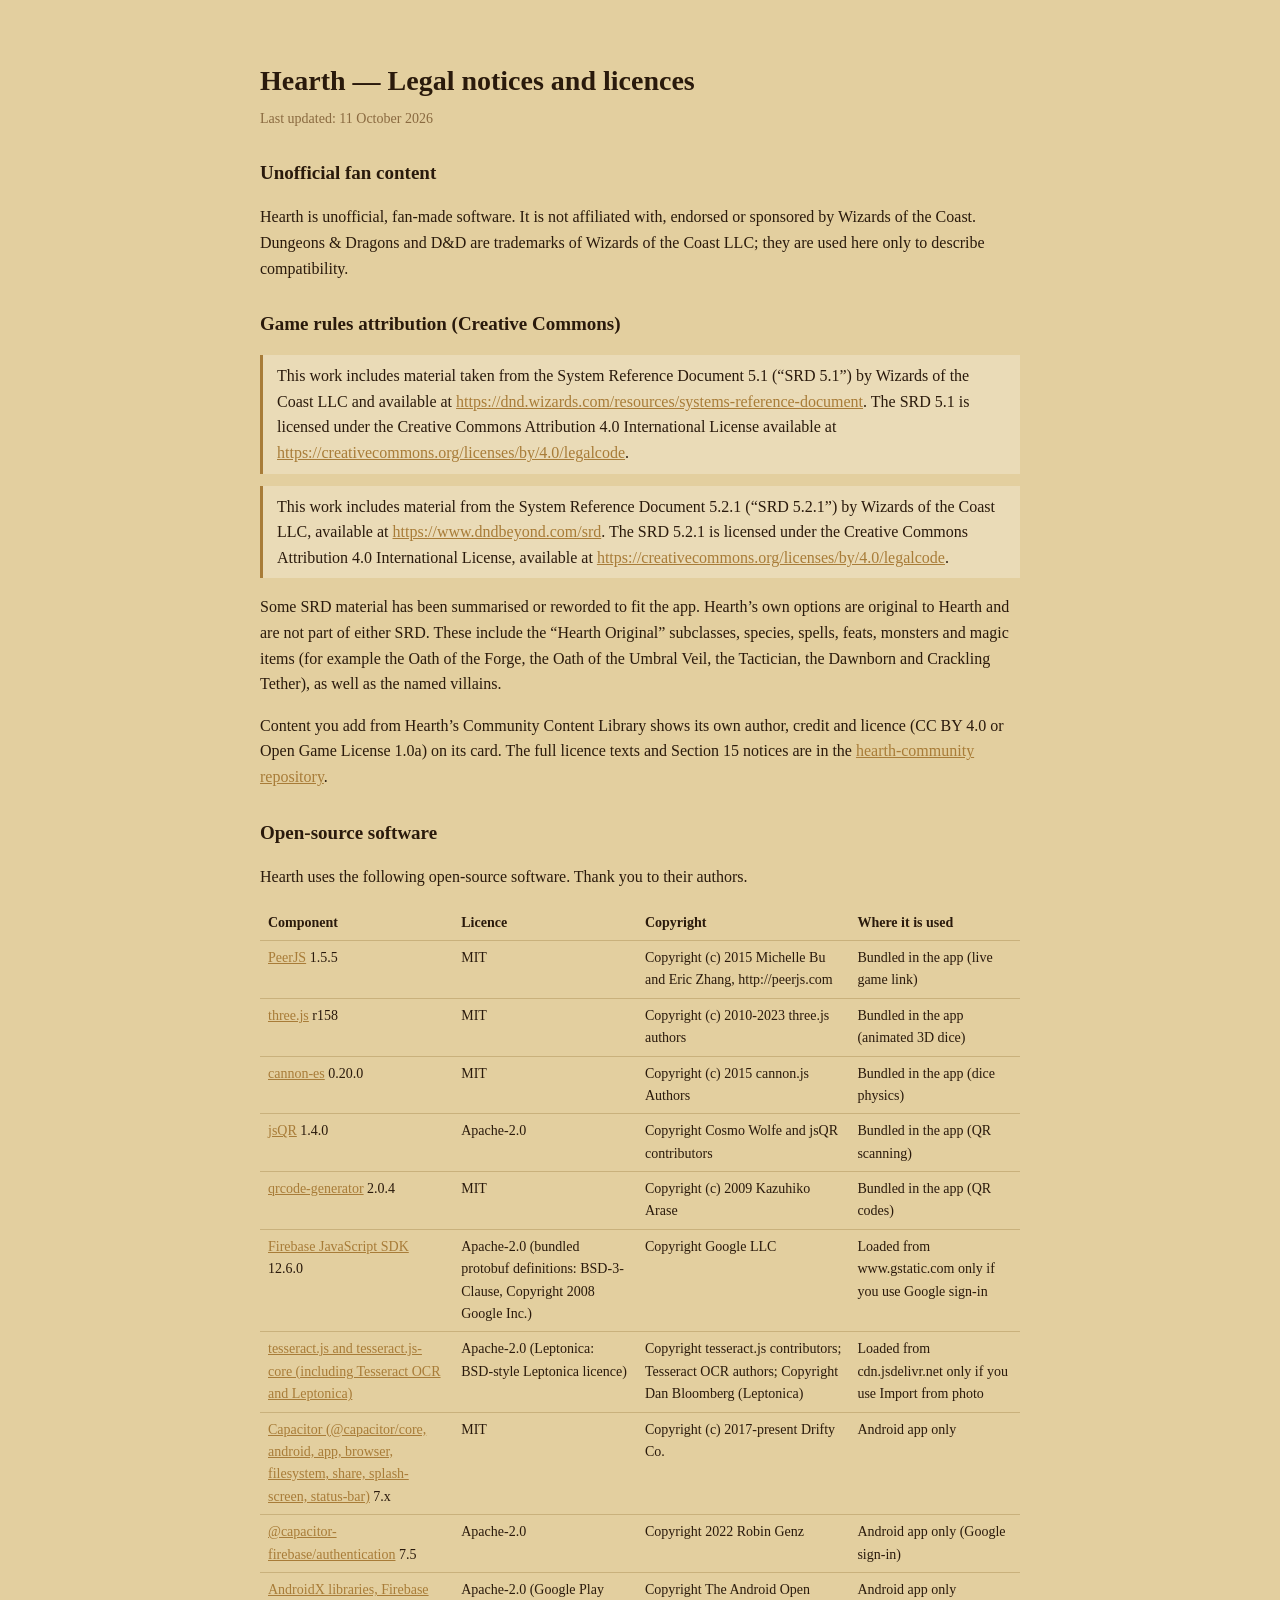
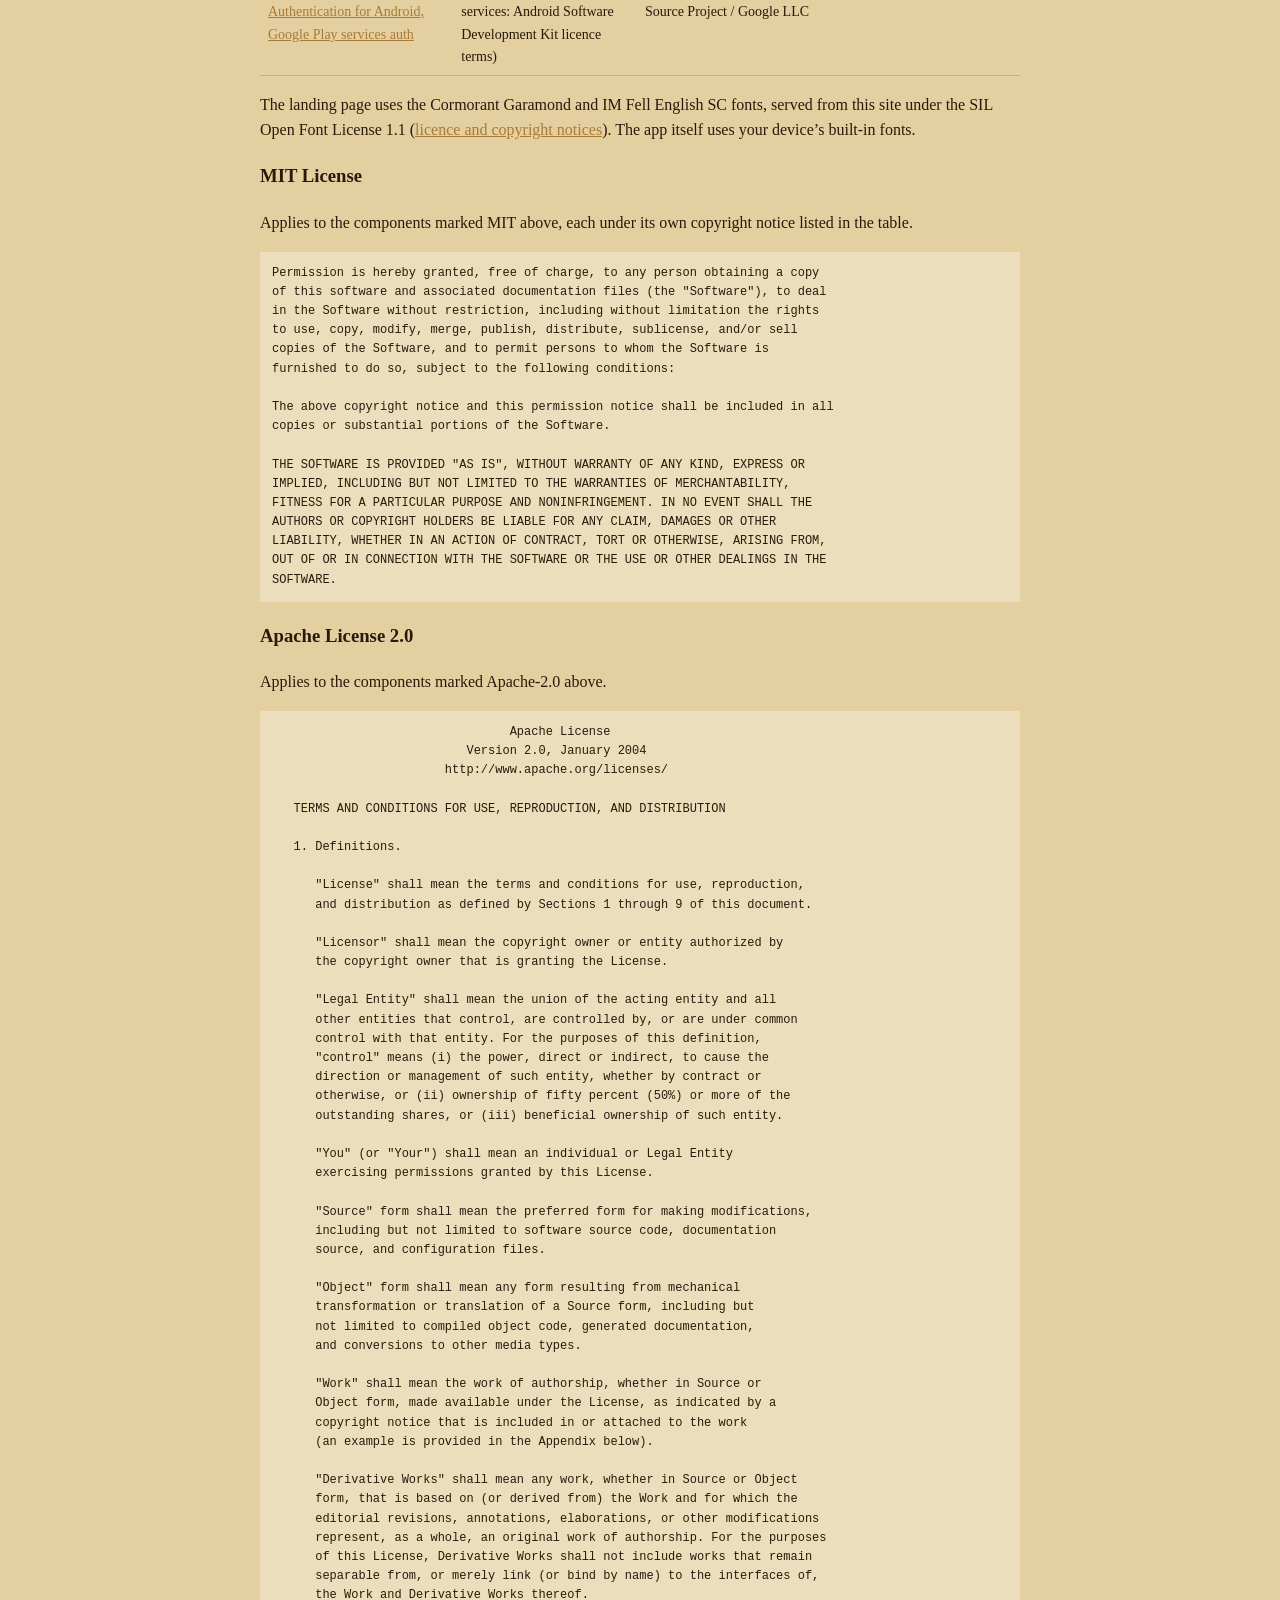
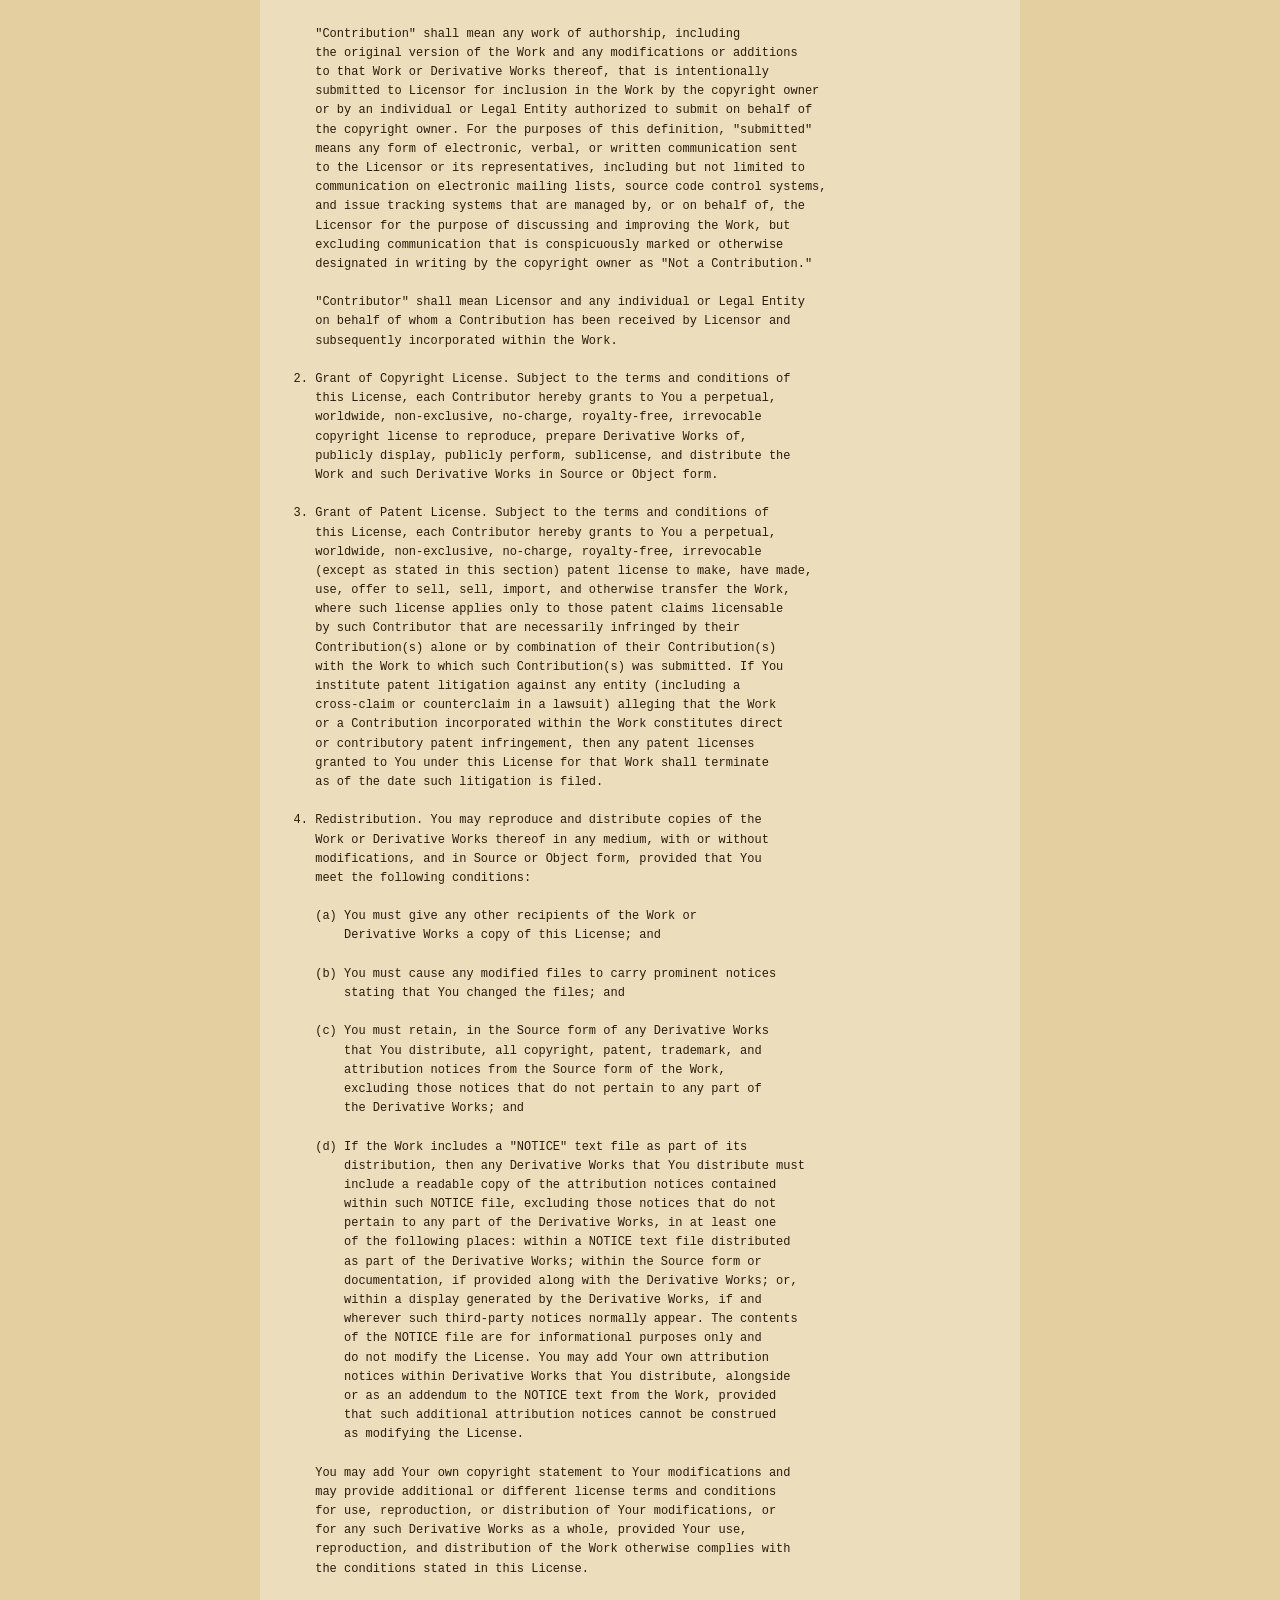
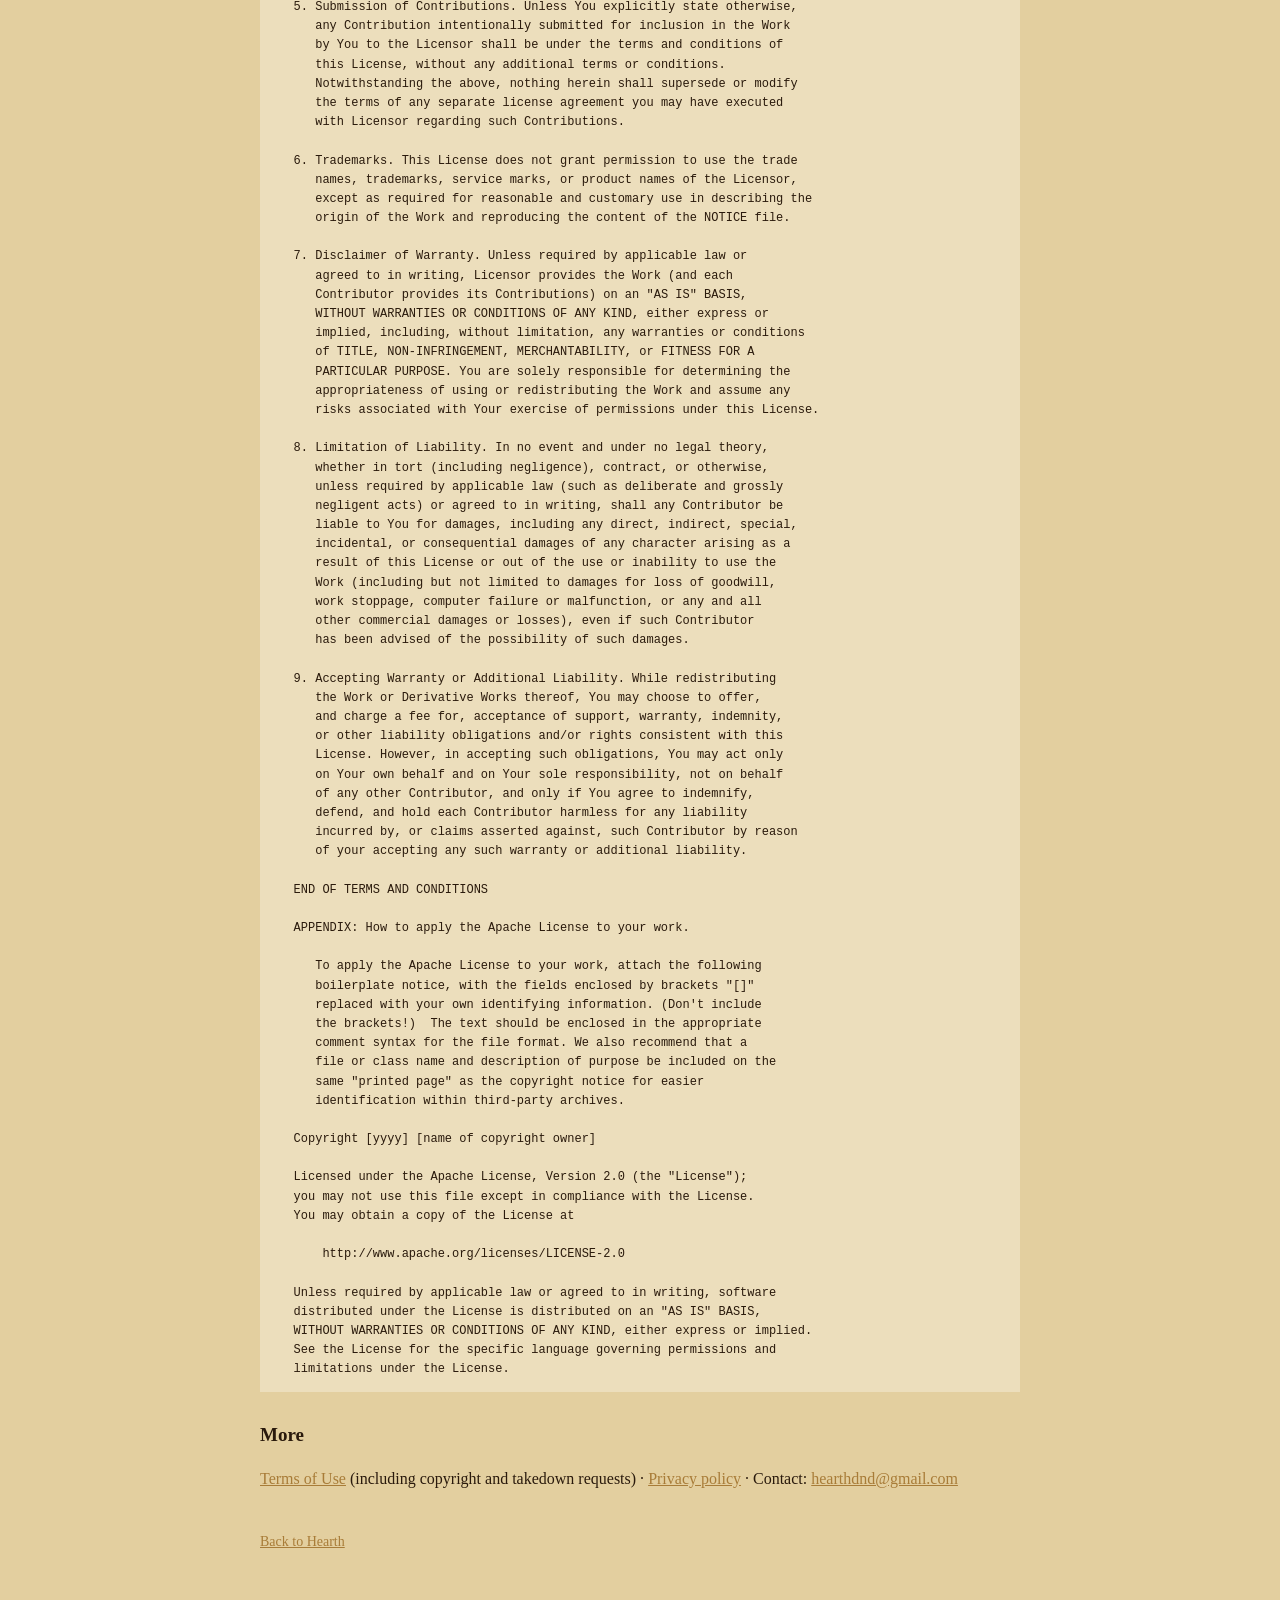
<file: legal.html>
<!DOCTYPE html>
<html lang="en-GB">
<head>
  <meta charset="UTF-8">
  <meta name="viewport" content="width=device-width, initial-scale=1">
  <title>Hearth — Legal notices and licences</title>
  <style>
    body { font-family: Georgia, 'Times New Roman', serif; max-width: 760px; margin: 0 auto;
           padding: 40px 20px 80px; line-height: 1.6; color: #2a1a0c; background: #e3cf9f; }
    h1 { font-size: 28px; margin-bottom: 4px; }
    .updated { color: #8a6a40; font-size: 14px; margin-bottom: 28px; }
    h2 { font-size: 19px; margin-top: 28px; }
    p, li, td, th { font-size: 16px; }
    a { color: #a87c38; overflow-wrap: anywhere; }
    blockquote { margin: 12px 0; padding: 8px 14px; border-left: 3px solid #a87c38; background: rgba(255,255,255,.25); }
    table { border-collapse: collapse; width: 100%; }
    th, td { text-align: left; vertical-align: top; padding: 6px 8px; border-bottom: 1px solid #c9b17c; font-size: 14px; }
    pre { white-space: pre-wrap; font-size: 12px; background: rgba(255,255,255,.3); padding: 12px; }
    .footer { margin-top: 40px; font-size: 14px; color: #8a6a40; }
  </style>
</head>
<body>
  <h1>Hearth — Legal notices and licences</h1>
  <div class="updated">Last updated: 11 October 2026</div>

  <h2 id="unofficial">Unofficial fan content</h2>
  <p>Hearth is unofficial, fan-made software. It is not affiliated with, endorsed or sponsored by Wizards of the Coast. Dungeons &amp; Dragons and D&amp;D are trademarks of Wizards of the Coast LLC; they are used here only to describe compatibility.</p>

  <h2 id="srd">Game rules attribution (Creative Commons)</h2>
  <blockquote>This work includes material taken from the System Reference Document 5.1 (“SRD 5.1”) by Wizards of the Coast LLC and available at <a href="https://dnd.wizards.com/resources/systems-reference-document" rel="noopener">https://dnd.wizards.com/resources/systems-reference-document</a>. The SRD 5.1 is licensed under the Creative Commons Attribution 4.0 International License available at <a href="https://creativecommons.org/licenses/by/4.0/legalcode" rel="noopener">https://creativecommons.org/licenses/by/4.0/legalcode</a>.</blockquote>
  <blockquote>This work includes material from the System Reference Document 5.2.1 (“SRD 5.2.1”) by Wizards of the Coast LLC, available at <a href="https://www.dndbeyond.com/srd" rel="noopener">https://www.dndbeyond.com/srd</a>. The SRD 5.2.1 is licensed under the Creative Commons Attribution 4.0 International License, available at <a href="https://creativecommons.org/licenses/by/4.0/legalcode" rel="noopener">https://creativecommons.org/licenses/by/4.0/legalcode</a>.</blockquote>
  <p>Some SRD material has been summarised or reworded to fit the app. Hearth&rsquo;s own options are original to Hearth and are not part of either SRD. These include the &ldquo;Hearth Original&rdquo; subclasses, species, spells, feats, monsters and magic items (for example the Oath of the Forge, the Oath of the Umbral Veil, the Tactician, the Dawnborn and Crackling Tether), as well as the named villains.</p>
  <p>Content you add from Hearth&rsquo;s Community Content Library shows its own author, credit and licence (CC BY 4.0 or Open Game License 1.0a) on its card. The full licence texts and Section 15 notices are in the <a href="https://github.com/voodoo573/hearth-community" rel="noopener">hearth-community repository</a>.</p>

  <h2 id="open-source">Open-source software</h2>
  <p>Hearth uses the following open-source software. Thank you to their authors.</p>
  <table>
    <thead><tr><th>Component</th><th>Licence</th><th>Copyright</th><th>Where it is used</th></tr></thead>
    <tbody><tr><td><a href="https://github.com/peers/peerjs" rel="noopener">PeerJS</a> 1.5.5</td><td>MIT</td><td>Copyright (c) 2015 Michelle Bu and Eric Zhang, http://peerjs.com</td><td>Bundled in the app (live game link)</td></tr><tr><td><a href="https://github.com/mrdoob/three.js" rel="noopener">three.js</a> r158</td><td>MIT</td><td>Copyright (c) 2010-2023 three.js authors</td><td>Bundled in the app (animated 3D dice)</td></tr><tr><td><a href="https://github.com/pmndrs/cannon-es" rel="noopener">cannon-es</a> 0.20.0</td><td>MIT</td><td>Copyright (c) 2015 cannon.js Authors</td><td>Bundled in the app (dice physics)</td></tr><tr><td><a href="https://github.com/cozmo/jsQR" rel="noopener">jsQR</a> 1.4.0</td><td>Apache-2.0</td><td>Copyright Cosmo Wolfe and jsQR contributors</td><td>Bundled in the app (QR scanning)</td></tr><tr><td><a href="https://github.com/kazuhikoarase/qrcode-generator" rel="noopener">qrcode-generator</a> 2.0.4</td><td>MIT</td><td>Copyright (c) 2009 Kazuhiko Arase</td><td>Bundled in the app (QR codes)</td></tr><tr><td><a href="https://github.com/firebase/firebase-js-sdk" rel="noopener">Firebase JavaScript SDK</a> 12.6.0</td><td>Apache-2.0 (bundled protobuf definitions: BSD-3-Clause, Copyright 2008 Google Inc.)</td><td>Copyright Google LLC</td><td>Loaded from www.gstatic.com only if you use Google sign-in</td></tr><tr><td><a href="https://github.com/naptha/tesseract.js" rel="noopener">tesseract.js and tesseract.js-core (including Tesseract OCR and Leptonica)</a></td><td>Apache-2.0 (Leptonica: BSD-style Leptonica licence)</td><td>Copyright tesseract.js contributors; Tesseract OCR authors; Copyright Dan Bloomberg (Leptonica)</td><td>Loaded from cdn.jsdelivr.net only if you use Import from photo</td></tr><tr><td><a href="https://github.com/ionic-team/capacitor" rel="noopener">Capacitor (@capacitor/core, android, app, browser, filesystem, share, splash-screen, status-bar)</a> 7.x</td><td>MIT</td><td>Copyright (c) 2017-present Drifty Co.</td><td>Android app only</td></tr><tr><td><a href="https://github.com/capawesome-team/capacitor-firebase" rel="noopener">@capacitor-firebase/authentication</a> 7.5</td><td>Apache-2.0</td><td>Copyright 2022 Robin Genz</td><td>Android app only (Google sign-in)</td></tr><tr><td><a href="https://developer.android.com/jetpack/androidx" rel="noopener">AndroidX libraries, Firebase Authentication for Android, Google Play services auth</a></td><td>Apache-2.0 (Google Play services: Android Software Development Kit licence terms)</td><td>Copyright The Android Open Source Project / Google LLC</td><td>Android app only</td></tr></tbody>
  </table>
  <p>The landing page uses the Cormorant Garamond and IM Fell English SC fonts, served from this site under the SIL Open Font License 1.1 (<a href="/fonts/OFL.txt">licence and copyright notices</a>). The app itself uses your device&rsquo;s built-in fonts.</p>

  <h3 id="mit">MIT License</h3>
  <p>Applies to the components marked MIT above, each under its own copyright notice listed in the table.</p>
  <pre>Permission is hereby granted, free of charge, to any person obtaining a copy
of this software and associated documentation files (the &quot;Software&quot;), to deal
in the Software without restriction, including without limitation the rights
to use, copy, modify, merge, publish, distribute, sublicense, and/or sell
copies of the Software, and to permit persons to whom the Software is
furnished to do so, subject to the following conditions:

The above copyright notice and this permission notice shall be included in all
copies or substantial portions of the Software.

THE SOFTWARE IS PROVIDED &quot;AS IS&quot;, WITHOUT WARRANTY OF ANY KIND, EXPRESS OR
IMPLIED, INCLUDING BUT NOT LIMITED TO THE WARRANTIES OF MERCHANTABILITY,
FITNESS FOR A PARTICULAR PURPOSE AND NONINFRINGEMENT. IN NO EVENT SHALL THE
AUTHORS OR COPYRIGHT HOLDERS BE LIABLE FOR ANY CLAIM, DAMAGES OR OTHER
LIABILITY, WHETHER IN AN ACTION OF CONTRACT, TORT OR OTHERWISE, ARISING FROM,
OUT OF OR IN CONNECTION WITH THE SOFTWARE OR THE USE OR OTHER DEALINGS IN THE
SOFTWARE.</pre>

  <h3 id="apache">Apache License 2.0</h3>
  <p>Applies to the components marked Apache-2.0 above.</p>
  <pre>                                 Apache License
                           Version 2.0, January 2004
                        http://www.apache.org/licenses/

   TERMS AND CONDITIONS FOR USE, REPRODUCTION, AND DISTRIBUTION

   1. Definitions.

      &quot;License&quot; shall mean the terms and conditions for use, reproduction,
      and distribution as defined by Sections 1 through 9 of this document.

      &quot;Licensor&quot; shall mean the copyright owner or entity authorized by
      the copyright owner that is granting the License.

      &quot;Legal Entity&quot; shall mean the union of the acting entity and all
      other entities that control, are controlled by, or are under common
      control with that entity. For the purposes of this definition,
      &quot;control&quot; means (i) the power, direct or indirect, to cause the
      direction or management of such entity, whether by contract or
      otherwise, or (ii) ownership of fifty percent (50%) or more of the
      outstanding shares, or (iii) beneficial ownership of such entity.

      &quot;You&quot; (or &quot;Your&quot;) shall mean an individual or Legal Entity
      exercising permissions granted by this License.

      &quot;Source&quot; form shall mean the preferred form for making modifications,
      including but not limited to software source code, documentation
      source, and configuration files.

      &quot;Object&quot; form shall mean any form resulting from mechanical
      transformation or translation of a Source form, including but
      not limited to compiled object code, generated documentation,
      and conversions to other media types.

      &quot;Work&quot; shall mean the work of authorship, whether in Source or
      Object form, made available under the License, as indicated by a
      copyright notice that is included in or attached to the work
      (an example is provided in the Appendix below).

      &quot;Derivative Works&quot; shall mean any work, whether in Source or Object
      form, that is based on (or derived from) the Work and for which the
      editorial revisions, annotations, elaborations, or other modifications
      represent, as a whole, an original work of authorship. For the purposes
      of this License, Derivative Works shall not include works that remain
      separable from, or merely link (or bind by name) to the interfaces of,
      the Work and Derivative Works thereof.

      &quot;Contribution&quot; shall mean any work of authorship, including
      the original version of the Work and any modifications or additions
      to that Work or Derivative Works thereof, that is intentionally
      submitted to Licensor for inclusion in the Work by the copyright owner
      or by an individual or Legal Entity authorized to submit on behalf of
      the copyright owner. For the purposes of this definition, &quot;submitted&quot;
      means any form of electronic, verbal, or written communication sent
      to the Licensor or its representatives, including but not limited to
      communication on electronic mailing lists, source code control systems,
      and issue tracking systems that are managed by, or on behalf of, the
      Licensor for the purpose of discussing and improving the Work, but
      excluding communication that is conspicuously marked or otherwise
      designated in writing by the copyright owner as &quot;Not a Contribution.&quot;

      &quot;Contributor&quot; shall mean Licensor and any individual or Legal Entity
      on behalf of whom a Contribution has been received by Licensor and
      subsequently incorporated within the Work.

   2. Grant of Copyright License. Subject to the terms and conditions of
      this License, each Contributor hereby grants to You a perpetual,
      worldwide, non-exclusive, no-charge, royalty-free, irrevocable
      copyright license to reproduce, prepare Derivative Works of,
      publicly display, publicly perform, sublicense, and distribute the
      Work and such Derivative Works in Source or Object form.

   3. Grant of Patent License. Subject to the terms and conditions of
      this License, each Contributor hereby grants to You a perpetual,
      worldwide, non-exclusive, no-charge, royalty-free, irrevocable
      (except as stated in this section) patent license to make, have made,
      use, offer to sell, sell, import, and otherwise transfer the Work,
      where such license applies only to those patent claims licensable
      by such Contributor that are necessarily infringed by their
      Contribution(s) alone or by combination of their Contribution(s)
      with the Work to which such Contribution(s) was submitted. If You
      institute patent litigation against any entity (including a
      cross-claim or counterclaim in a lawsuit) alleging that the Work
      or a Contribution incorporated within the Work constitutes direct
      or contributory patent infringement, then any patent licenses
      granted to You under this License for that Work shall terminate
      as of the date such litigation is filed.

   4. Redistribution. You may reproduce and distribute copies of the
      Work or Derivative Works thereof in any medium, with or without
      modifications, and in Source or Object form, provided that You
      meet the following conditions:

      (a) You must give any other recipients of the Work or
          Derivative Works a copy of this License; and

      (b) You must cause any modified files to carry prominent notices
          stating that You changed the files; and

      (c) You must retain, in the Source form of any Derivative Works
          that You distribute, all copyright, patent, trademark, and
          attribution notices from the Source form of the Work,
          excluding those notices that do not pertain to any part of
          the Derivative Works; and

      (d) If the Work includes a &quot;NOTICE&quot; text file as part of its
          distribution, then any Derivative Works that You distribute must
          include a readable copy of the attribution notices contained
          within such NOTICE file, excluding those notices that do not
          pertain to any part of the Derivative Works, in at least one
          of the following places: within a NOTICE text file distributed
          as part of the Derivative Works; within the Source form or
          documentation, if provided along with the Derivative Works; or,
          within a display generated by the Derivative Works, if and
          wherever such third-party notices normally appear. The contents
          of the NOTICE file are for informational purposes only and
          do not modify the License. You may add Your own attribution
          notices within Derivative Works that You distribute, alongside
          or as an addendum to the NOTICE text from the Work, provided
          that such additional attribution notices cannot be construed
          as modifying the License.

      You may add Your own copyright statement to Your modifications and
      may provide additional or different license terms and conditions
      for use, reproduction, or distribution of Your modifications, or
      for any such Derivative Works as a whole, provided Your use,
      reproduction, and distribution of the Work otherwise complies with
      the conditions stated in this License.

   5. Submission of Contributions. Unless You explicitly state otherwise,
      any Contribution intentionally submitted for inclusion in the Work
      by You to the Licensor shall be under the terms and conditions of
      this License, without any additional terms or conditions.
      Notwithstanding the above, nothing herein shall supersede or modify
      the terms of any separate license agreement you may have executed
      with Licensor regarding such Contributions.

   6. Trademarks. This License does not grant permission to use the trade
      names, trademarks, service marks, or product names of the Licensor,
      except as required for reasonable and customary use in describing the
      origin of the Work and reproducing the content of the NOTICE file.

   7. Disclaimer of Warranty. Unless required by applicable law or
      agreed to in writing, Licensor provides the Work (and each
      Contributor provides its Contributions) on an &quot;AS IS&quot; BASIS,
      WITHOUT WARRANTIES OR CONDITIONS OF ANY KIND, either express or
      implied, including, without limitation, any warranties or conditions
      of TITLE, NON-INFRINGEMENT, MERCHANTABILITY, or FITNESS FOR A
      PARTICULAR PURPOSE. You are solely responsible for determining the
      appropriateness of using or redistributing the Work and assume any
      risks associated with Your exercise of permissions under this License.

   8. Limitation of Liability. In no event and under no legal theory,
      whether in tort (including negligence), contract, or otherwise,
      unless required by applicable law (such as deliberate and grossly
      negligent acts) or agreed to in writing, shall any Contributor be
      liable to You for damages, including any direct, indirect, special,
      incidental, or consequential damages of any character arising as a
      result of this License or out of the use or inability to use the
      Work (including but not limited to damages for loss of goodwill,
      work stoppage, computer failure or malfunction, or any and all
      other commercial damages or losses), even if such Contributor
      has been advised of the possibility of such damages.

   9. Accepting Warranty or Additional Liability. While redistributing
      the Work or Derivative Works thereof, You may choose to offer,
      and charge a fee for, acceptance of support, warranty, indemnity,
      or other liability obligations and/or rights consistent with this
      License. However, in accepting such obligations, You may act only
      on Your own behalf and on Your sole responsibility, not on behalf
      of any other Contributor, and only if You agree to indemnify,
      defend, and hold each Contributor harmless for any liability
      incurred by, or claims asserted against, such Contributor by reason
      of your accepting any such warranty or additional liability.

   END OF TERMS AND CONDITIONS

   APPENDIX: How to apply the Apache License to your work.

      To apply the Apache License to your work, attach the following
      boilerplate notice, with the fields enclosed by brackets &quot;[]&quot;
      replaced with your own identifying information. (Don&#x27;t include
      the brackets!)  The text should be enclosed in the appropriate
      comment syntax for the file format. We also recommend that a
      file or class name and description of purpose be included on the
      same &quot;printed page&quot; as the copyright notice for easier
      identification within third-party archives.

   Copyright [yyyy] [name of copyright owner]

   Licensed under the Apache License, Version 2.0 (the &quot;License&quot;);
   you may not use this file except in compliance with the License.
   You may obtain a copy of the License at

       http://www.apache.org/licenses/LICENSE-2.0

   Unless required by applicable law or agreed to in writing, software
   distributed under the License is distributed on an &quot;AS IS&quot; BASIS,
   WITHOUT WARRANTIES OR CONDITIONS OF ANY KIND, either express or implied.
   See the License for the specific language governing permissions and
   limitations under the License.</pre>

  <h2 id="more">More</h2>
  <p><a href="/terms.html">Terms of Use</a> (including copyright and takedown requests) · <a href="/privacy.html">Privacy policy</a> · Contact: <a href="mailto:hearthdnd@gmail.com">hearthdnd@gmail.com</a></p>

  <div class="footer"><a href="/">Back to Hearth</a></div>
</body>
</html>
</file>
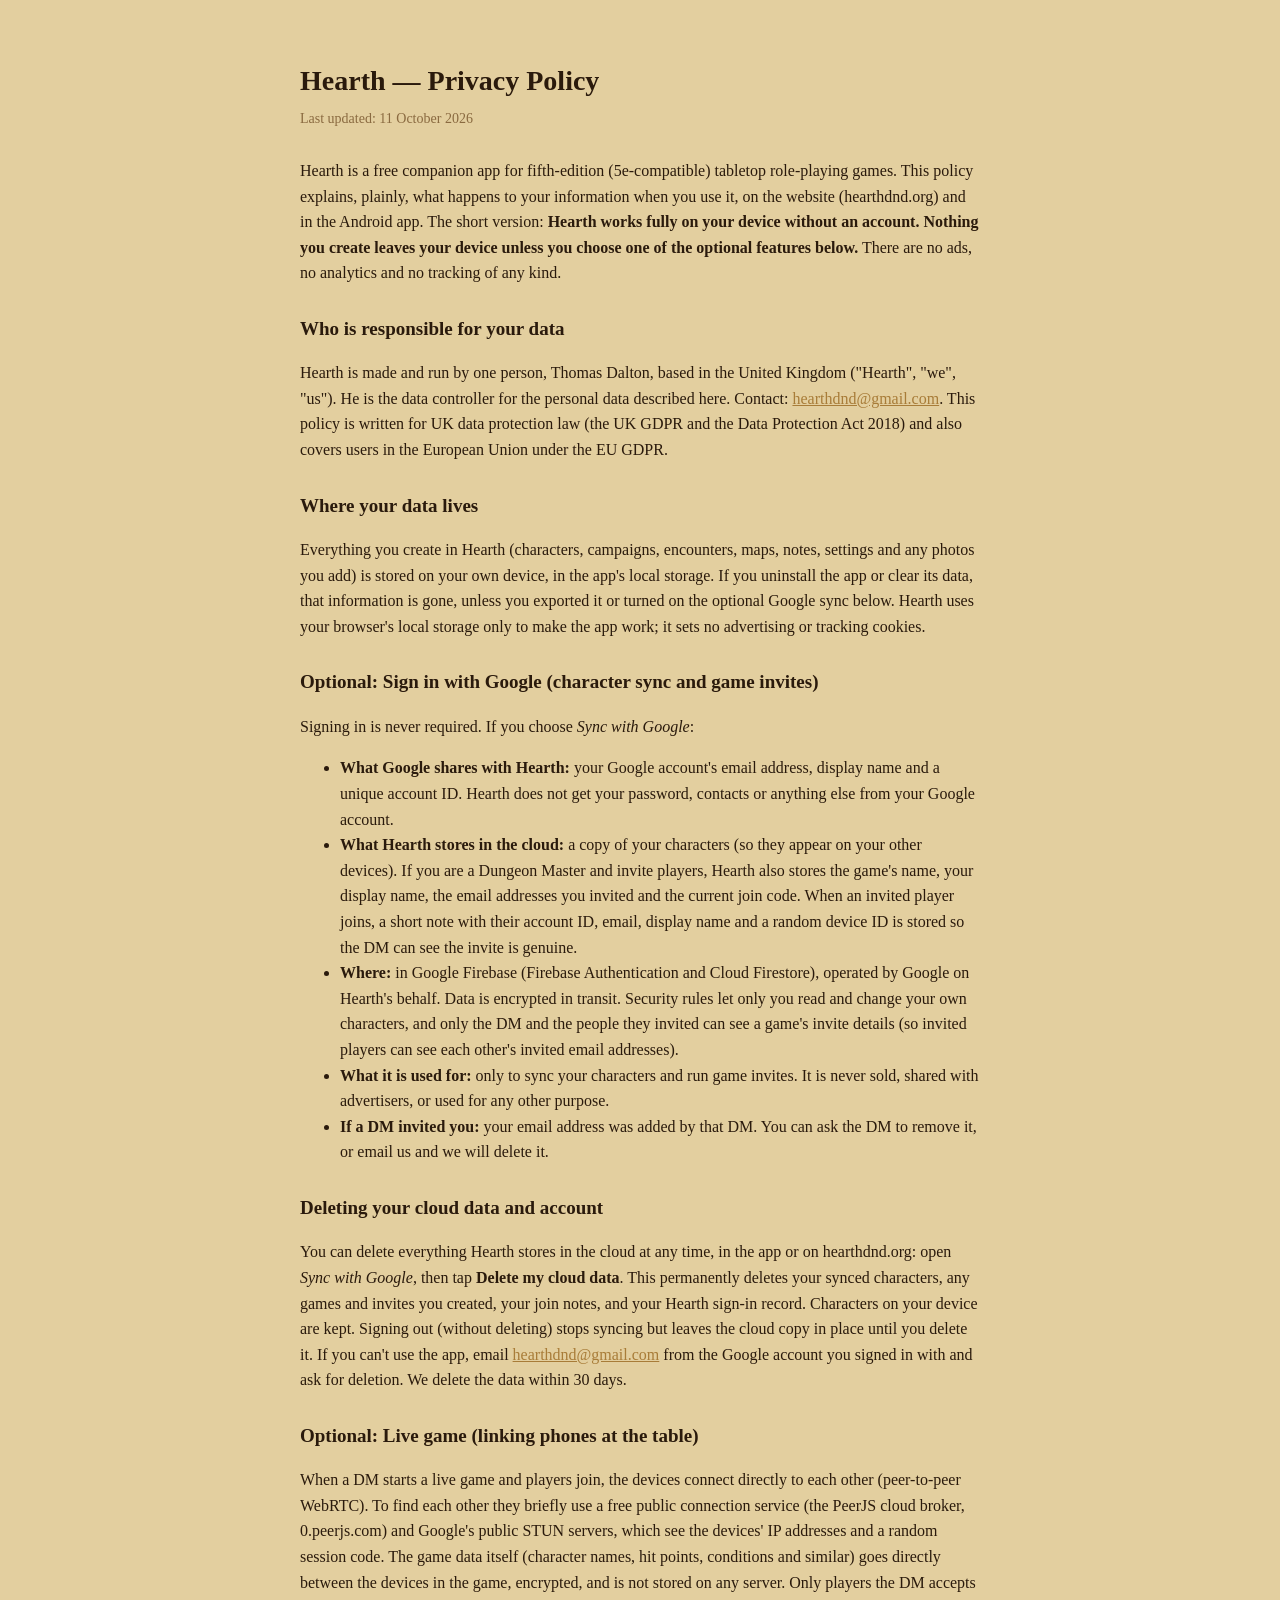
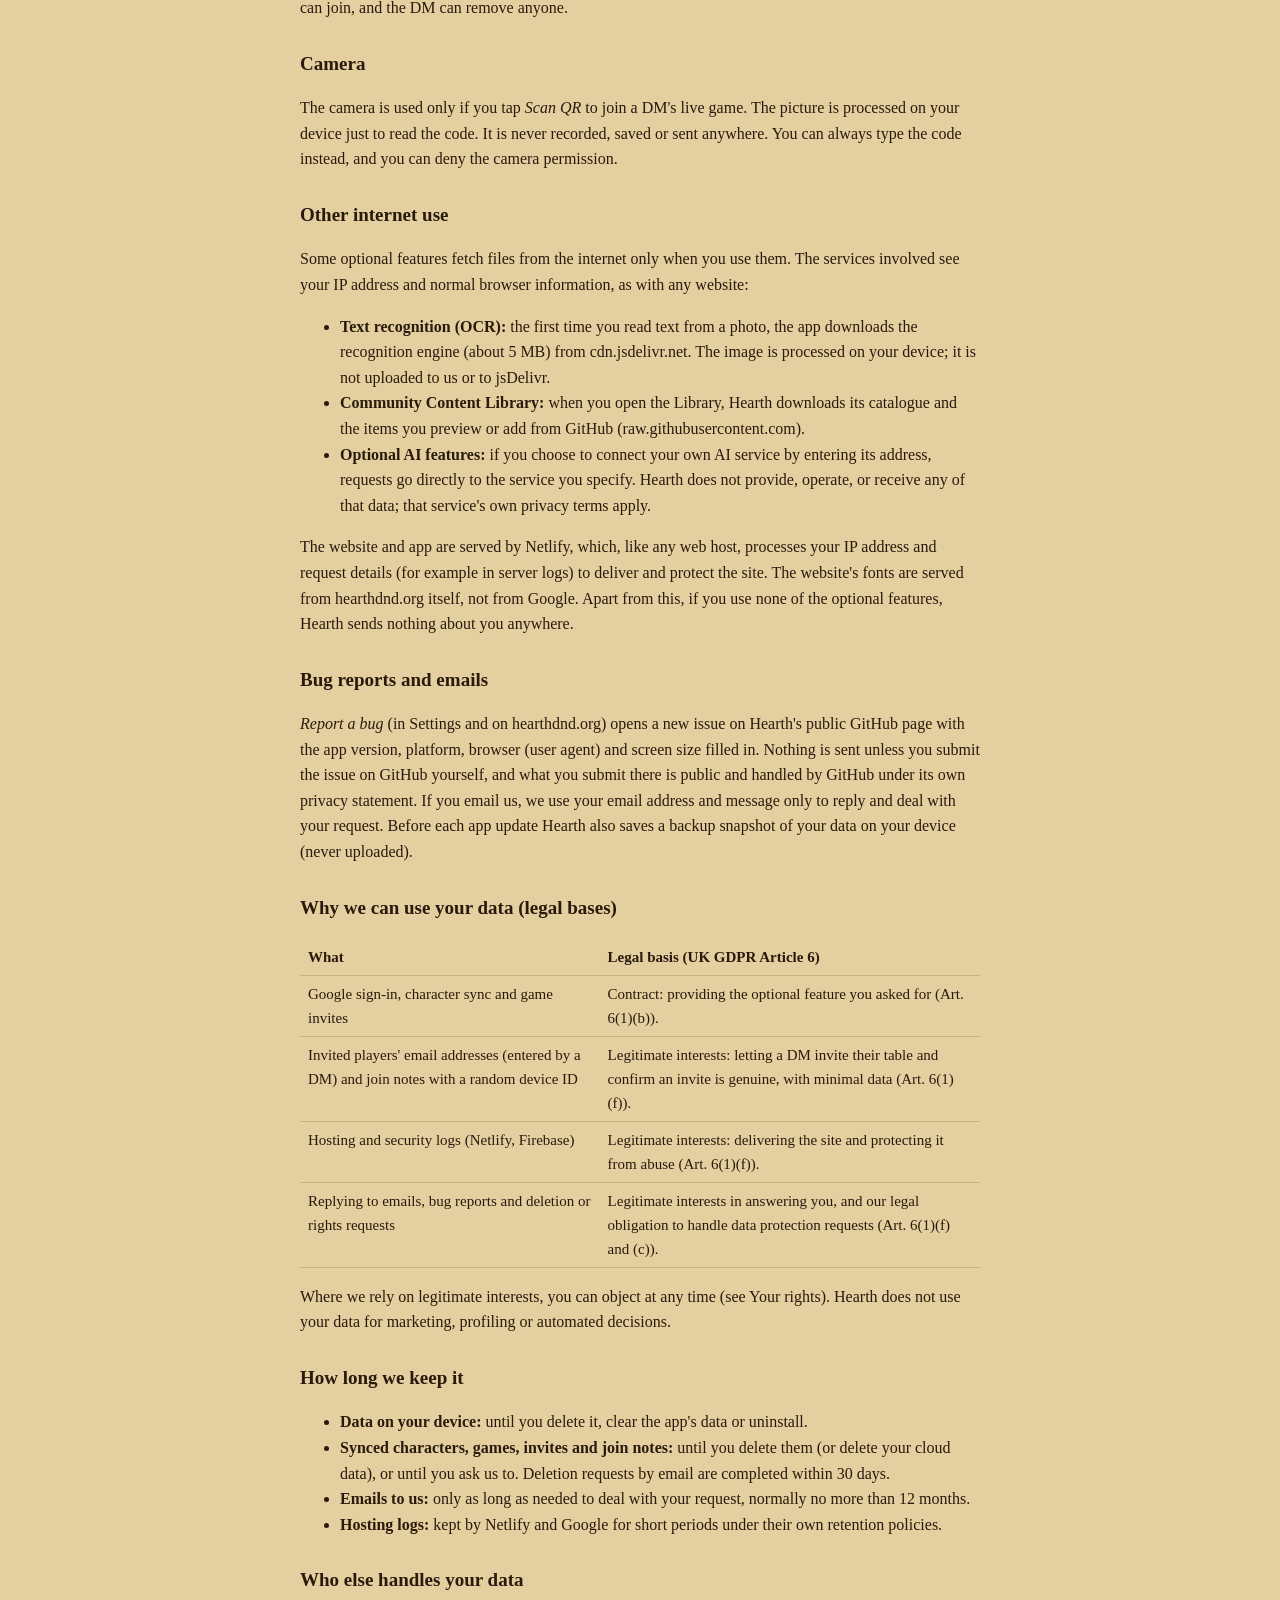
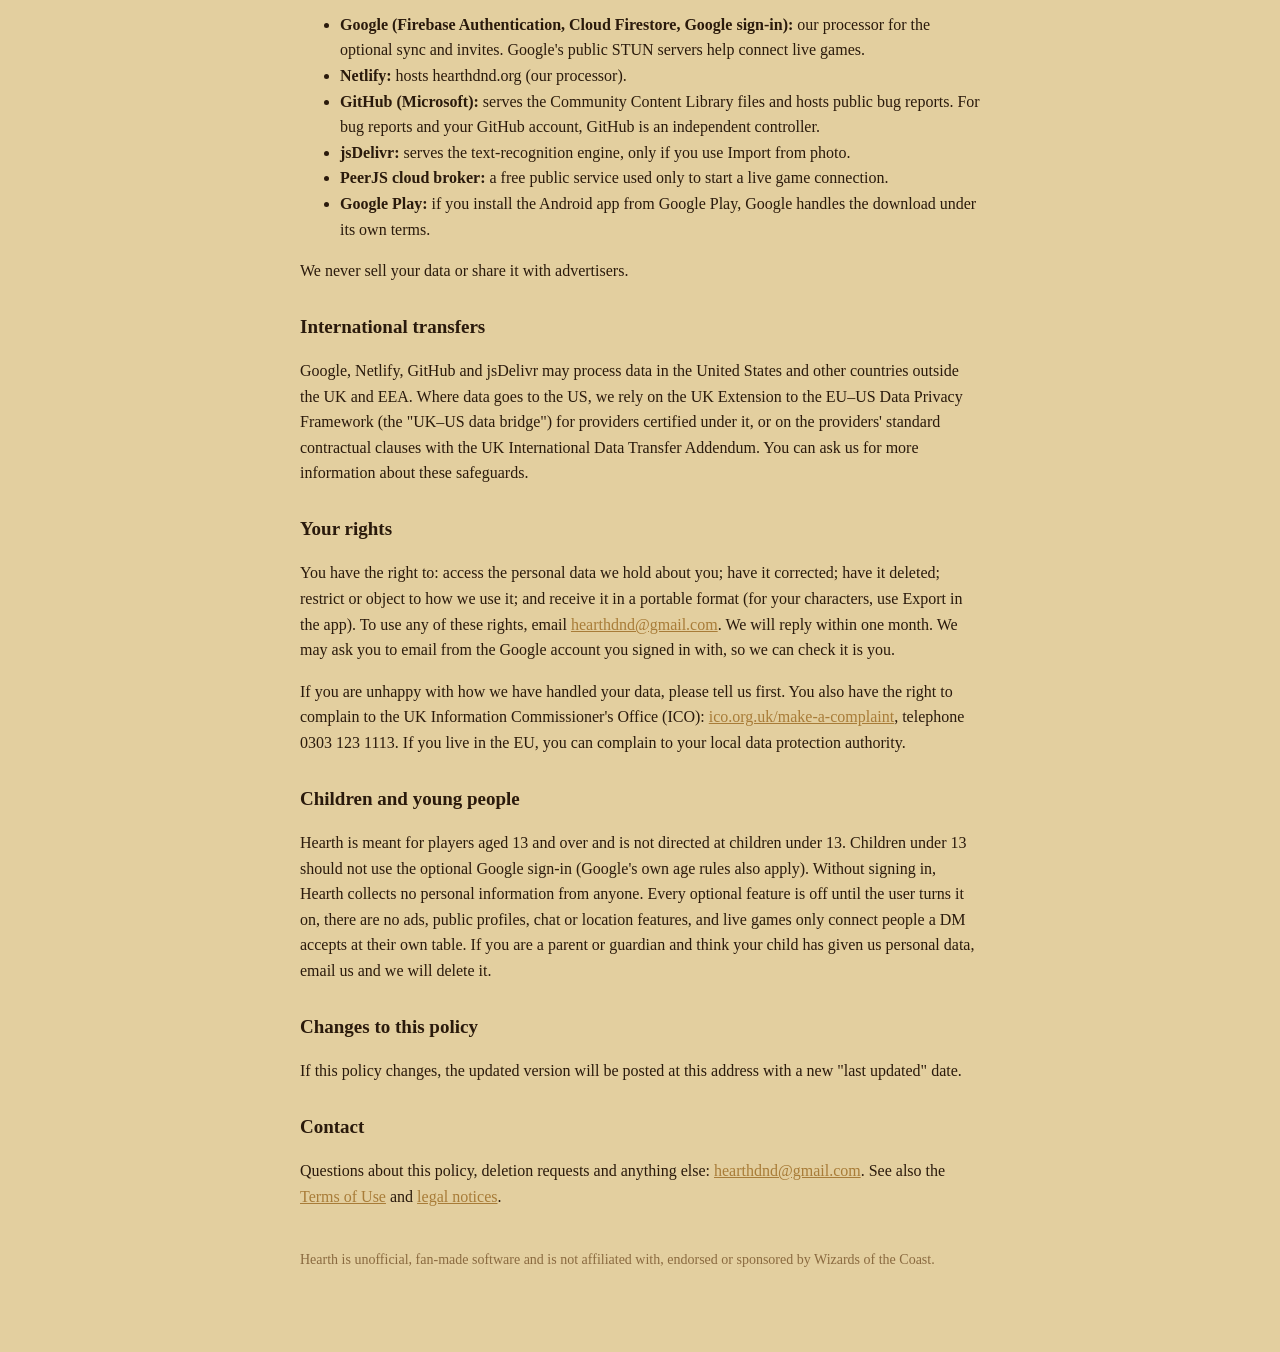
<file: privacy.html>
<!DOCTYPE html>
<html lang="en">
<head>
<meta charset="UTF-8">
<meta name="viewport" content="width=device-width, initial-scale=1.0">
<title>Hearth — Privacy Policy</title>
<style>
  body { font-family: Georgia, 'Times New Roman', serif; max-width: 680px; margin: 0 auto;
    padding: 40px 20px 80px; line-height: 1.6; color: #2a1a0c; background: #e3cf9f; }
  h1 { font-size: 28px; margin-bottom: 4px; }
  .updated { color: #8a6a40; font-size: 14px; margin-bottom: 28px; }
  h2 { font-size: 19px; margin-top: 28px; }
  p, li, td, th { font-size: 16px; }
  a { color: #a87c38; }
  table { border-collapse: collapse; width: 100%; margin: 8px 0; }
  th, td { text-align: left; vertical-align: top; padding: 6px 8px; border-bottom: 1px solid #c9b17c; font-size: 15px; }
  .footer { margin-top: 40px; font-size: 14px; color: #8a6a40; }
</style>
</head>
<body>
  <h1>Hearth — Privacy Policy</h1>
  <div class="updated">Last updated: 11 October 2026</div>

  <p>Hearth is a free companion app for fifth-edition (5e-compatible) tabletop role-playing games. This policy explains, plainly, what happens to your information when you use it, on the website (hearthdnd.org) and in the Android app. The short version: <strong>Hearth works fully on your device without an account. Nothing you create leaves your device unless you choose one of the optional features below.</strong> There are no ads, no analytics and no tracking of any kind.</p>

  <h2 id="who">Who is responsible for your data</h2>
  <p>Hearth is made and run by one person, Thomas Dalton, based in the United Kingdom ("Hearth", "we", "us"). He is the data controller for the personal data described here. Contact: <a href="mailto:hearthdnd@gmail.com">hearthdnd@gmail.com</a>. This policy is written for UK data protection law (the UK GDPR and the Data Protection Act 2018) and also covers users in the European Union under the EU GDPR.</p>

  <h2>Where your data lives</h2>
  <p>Everything you create in Hearth (characters, campaigns, encounters, maps, notes, settings and any photos you add) is stored on your own device, in the app's local storage. If you uninstall the app or clear its data, that information is gone, unless you exported it or turned on the optional Google sync below. Hearth uses your browser's local storage only to make the app work; it sets no advertising or tracking cookies.</p>

  <h2>Optional: Sign in with Google (character sync and game invites)</h2>
  <p>Signing in is never required. If you choose <em>Sync with Google</em>:</p>
  <ul>
    <li><strong>What Google shares with Hearth:</strong> your Google account's email address, display name and a unique account ID. Hearth does not get your password, contacts or anything else from your Google account.</li>
    <li><strong>What Hearth stores in the cloud:</strong> a copy of your characters (so they appear on your other devices). If you are a Dungeon Master and invite players, Hearth also stores the game's name, your display name, the email addresses you invited and the current join code. When an invited player joins, a short note with their account ID, email, display name and a random device ID is stored so the DM can see the invite is genuine.</li>
    <li><strong>Where:</strong> in Google Firebase (Firebase Authentication and Cloud Firestore), operated by Google on Hearth's behalf. Data is encrypted in transit. Security rules let only you read and change your own characters, and only the DM and the people they invited can see a game's invite details (so invited players can see each other's invited email addresses).</li>
    <li><strong>What it is used for:</strong> only to sync your characters and run game invites. It is never sold, shared with advertisers, or used for any other purpose.</li>
    <li><strong>If a DM invited you:</strong> your email address was added by that DM. You can ask the DM to remove it, or email us and we will delete it.</li>
  </ul>

  <h2 id="delete">Deleting your cloud data and account</h2>
  <p>You can delete everything Hearth stores in the cloud at any time, in the app or on hearthdnd.org: open <em>Sync with Google</em>, then tap <strong>Delete my cloud data</strong>. This permanently deletes your synced characters, any games and invites you created, your join notes, and your Hearth sign-in record. Characters on your device are kept. Signing out (without deleting) stops syncing but leaves the cloud copy in place until you delete it. If you can't use the app, email <a href="mailto:hearthdnd@gmail.com?subject=Hearth%20account%20deletion">hearthdnd@gmail.com</a> from the Google account you signed in with and ask for deletion. We delete the data within 30 days.</p>

  <h2>Optional: Live game (linking phones at the table)</h2>
  <p>When a DM starts a live game and players join, the devices connect directly to each other (peer-to-peer WebRTC). To find each other they briefly use a free public connection service (the PeerJS cloud broker, 0.peerjs.com) and Google's public STUN servers, which see the devices' IP addresses and a random session code. The game data itself (character names, hit points, conditions and similar) goes directly between the devices in the game, encrypted, and is not stored on any server. Only players the DM accepts can join, and the DM can remove anyone.</p>

  <h2 id="camera">Camera</h2>
  <p>The camera is used only if you tap <em>Scan QR</em> to join a DM's live game. The picture is processed on your device just to read the code. It is never recorded, saved or sent anywhere. You can always type the code instead, and you can deny the camera permission.</p>

  <h2>Other internet use</h2>
  <p>Some optional features fetch files from the internet only when you use them. The services involved see your IP address and normal browser information, as with any website:</p>
  <ul>
    <li><strong>Text recognition (OCR):</strong> the first time you read text from a photo, the app downloads the recognition engine (about 5 MB) from cdn.jsdelivr.net. The image is processed on your device; it is not uploaded to us or to jsDelivr.</li>
    <li><strong>Community Content Library:</strong> when you open the Library, Hearth downloads its catalogue and the items you preview or add from GitHub (raw.githubusercontent.com).</li>
    <li><strong>Optional AI features:</strong> if you choose to connect your own AI service by entering its address, requests go directly to the service you specify. Hearth does not provide, operate, or receive any of that data; that service's own privacy terms apply.</li>
  </ul>
  <p>The website and app are served by Netlify, which, like any web host, processes your IP address and request details (for example in server logs) to deliver and protect the site. The website's fonts are served from hearthdnd.org itself, not from Google. Apart from this, if you use none of the optional features, Hearth sends nothing about you anywhere.</p>

  <h2 id="bugs">Bug reports and emails</h2>
  <p><em>Report a bug</em> (in Settings and on hearthdnd.org) opens a new issue on Hearth's public GitHub page with the app version, platform, browser (user agent) and screen size filled in. Nothing is sent unless you submit the issue on GitHub yourself, and what you submit there is public and handled by GitHub under its own privacy statement. If you email us, we use your email address and message only to reply and deal with your request. Before each app update Hearth also saves a backup snapshot of your data on your device (never uploaded).</p>

  <h2 id="bases">Why we can use your data (legal bases)</h2>
  <table>
    <thead><tr><th>What</th><th>Legal basis (UK GDPR Article 6)</th></tr></thead>
    <tbody>
      <tr><td>Google sign-in, character sync and game invites</td><td>Contract: providing the optional feature you asked for (Art. 6(1)(b)).</td></tr>
      <tr><td>Invited players' email addresses (entered by a DM) and join notes with a random device ID</td><td>Legitimate interests: letting a DM invite their table and confirm an invite is genuine, with minimal data (Art. 6(1)(f)).</td></tr>
      <tr><td>Hosting and security logs (Netlify, Firebase)</td><td>Legitimate interests: delivering the site and protecting it from abuse (Art. 6(1)(f)).</td></tr>
      <tr><td>Replying to emails, bug reports and deletion or rights requests</td><td>Legitimate interests in answering you, and our legal obligation to handle data protection requests (Art. 6(1)(f) and (c)).</td></tr>
    </tbody>
  </table>
  <p>Where we rely on legitimate interests, you can object at any time (see Your rights). Hearth does not use your data for marketing, profiling or automated decisions.</p>

  <h2 id="retention">How long we keep it</h2>
  <ul>
    <li><strong>Data on your device:</strong> until you delete it, clear the app's data or uninstall.</li>
    <li><strong>Synced characters, games, invites and join notes:</strong> until you delete them (or delete your cloud data), or until you ask us to. Deletion requests by email are completed within 30 days.</li>
    <li><strong>Emails to us:</strong> only as long as needed to deal with your request, normally no more than 12 months.</li>
    <li><strong>Hosting logs:</strong> kept by Netlify and Google for short periods under their own retention policies.</li>
  </ul>

  <h2 id="processors">Who else handles your data</h2>
  <ul>
    <li><strong>Google (Firebase Authentication, Cloud Firestore, Google sign-in):</strong> our processor for the optional sync and invites. Google's public STUN servers help connect live games.</li>
    <li><strong>Netlify:</strong> hosts hearthdnd.org (our processor).</li>
    <li><strong>GitHub (Microsoft):</strong> serves the Community Content Library files and hosts public bug reports. For bug reports and your GitHub account, GitHub is an independent controller.</li>
    <li><strong>jsDelivr:</strong> serves the text-recognition engine, only if you use Import from photo.</li>
    <li><strong>PeerJS cloud broker:</strong> a free public service used only to start a live game connection.</li>
    <li><strong>Google Play:</strong> if you install the Android app from Google Play, Google handles the download under its own terms.</li>
  </ul>
  <p>We never sell your data or share it with advertisers.</p>

  <h2 id="transfers">International transfers</h2>
  <p>Google, Netlify, GitHub and jsDelivr may process data in the United States and other countries outside the UK and EEA. Where data goes to the US, we rely on the UK Extension to the EU–US Data Privacy Framework (the "UK–US data bridge") for providers certified under it, or on the providers' standard contractual clauses with the UK International Data Transfer Addendum. You can ask us for more information about these safeguards.</p>

  <h2 id="rights">Your rights</h2>
  <p>You have the right to: access the personal data we hold about you; have it corrected; have it deleted; restrict or object to how we use it; and receive it in a portable format (for your characters, use Export in the app). To use any of these rights, email <a href="mailto:hearthdnd@gmail.com">hearthdnd@gmail.com</a>. We will reply within one month. We may ask you to email from the Google account you signed in with, so we can check it is you.</p>
  <p>If you are unhappy with how we have handled your data, please tell us first. You also have the right to complain to the UK Information Commissioner's Office (ICO): <a href="https://ico.org.uk/make-a-complaint/">ico.org.uk/make-a-complaint</a>, telephone 0303 123 1113. If you live in the EU, you can complain to your local data protection authority.</p>

  <h2 id="children">Children and young people</h2>
  <p>Hearth is meant for players aged 13 and over and is not directed at children under 13. Children under 13 should not use the optional Google sign-in (Google's own age rules also apply). Without signing in, Hearth collects no personal information from anyone. Every optional feature is off until the user turns it on, there are no ads, public profiles, chat or location features, and live games only connect people a DM accepts at their own table. If you are a parent or guardian and think your child has given us personal data, email us and we will delete it.</p>

  <h2>Changes to this policy</h2>
  <p>If this policy changes, the updated version will be posted at this address with a new "last updated" date.</p>

  <h2>Contact</h2>
  <p>Questions about this policy, deletion requests and anything else: <a href="mailto:hearthdnd@gmail.com">hearthdnd@gmail.com</a>. See also the <a href="/terms.html">Terms of Use</a> and <a href="/legal.html">legal notices</a>.</p>

  <div class="footer">Hearth is unofficial, fan-made software and is not affiliated with, endorsed or sponsored by Wizards of the Coast.</div>
</body>
</html>
</file>
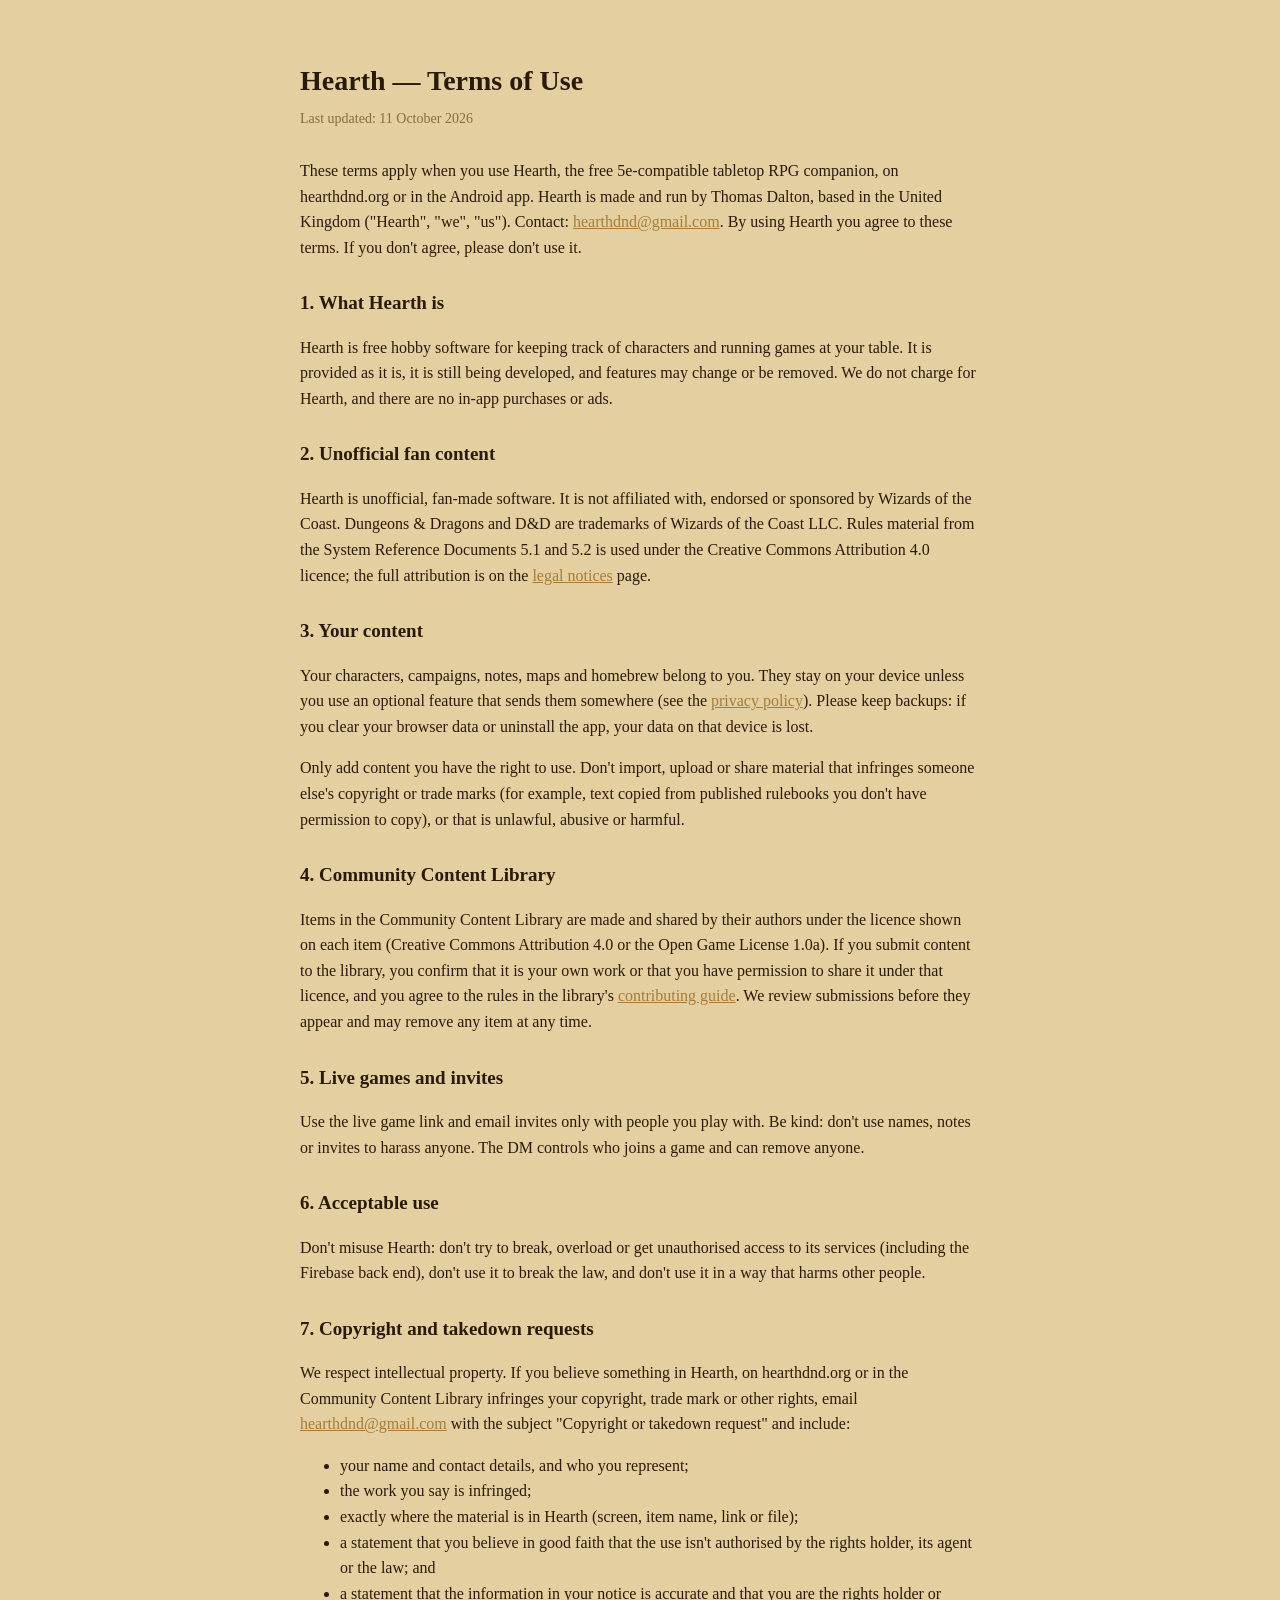
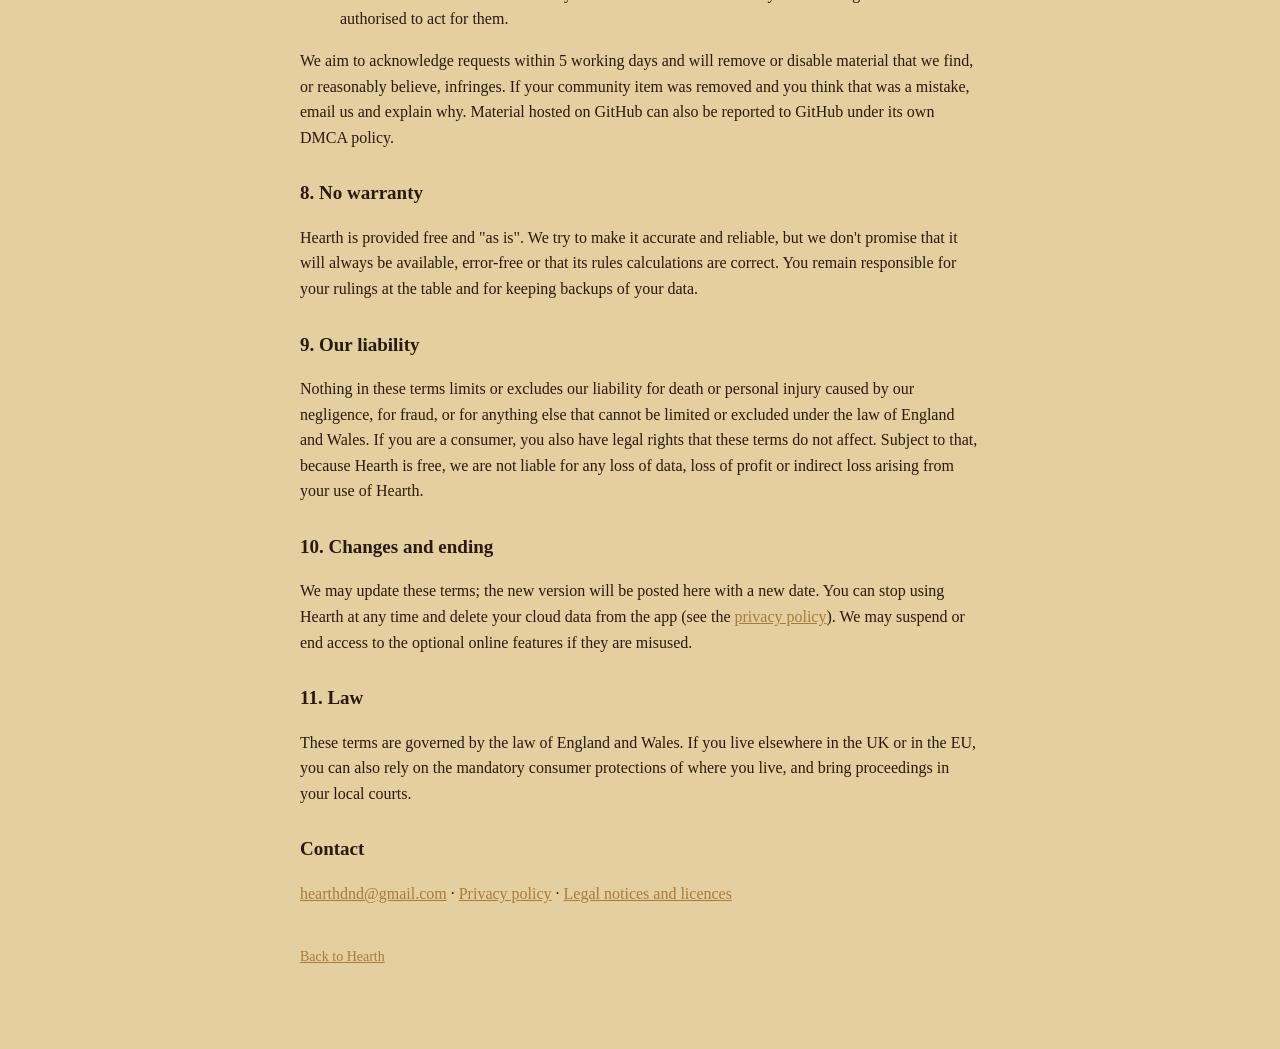
<file: terms.html>
<!DOCTYPE html>
<html lang="en">
<head>
<meta charset="UTF-8">
<meta name="viewport" content="width=device-width, initial-scale=1.0">
<title>Hearth — Terms of Use</title>
<style>
  body { font-family: Georgia, 'Times New Roman', serif; max-width: 680px; margin: 0 auto;
    padding: 40px 20px 80px; line-height: 1.6; color: #2a1a0c; background: #e3cf9f; }
  h1 { font-size: 28px; margin-bottom: 4px; }
  .updated { color: #8a6a40; font-size: 14px; margin-bottom: 28px; }
  h2 { font-size: 19px; margin-top: 28px; }
  p, li { font-size: 16px; }
  a { color: #a87c38; }
  .footer { margin-top: 40px; font-size: 14px; color: #8a6a40; }
</style>
</head>
<body>
  <h1>Hearth — Terms of Use</h1>
  <div class="updated">Last updated: 11 October 2026</div>

  <p>These terms apply when you use Hearth, the free 5e-compatible tabletop RPG companion, on hearthdnd.org or in the Android app. Hearth is made and run by Thomas Dalton, based in the United Kingdom ("Hearth", "we", "us"). Contact: <a href="mailto:hearthdnd@gmail.com">hearthdnd@gmail.com</a>. By using Hearth you agree to these terms. If you don't agree, please don't use it.</p>

  <h2>1. What Hearth is</h2>
  <p>Hearth is free hobby software for keeping track of characters and running games at your table. It is provided as it is, it is still being developed, and features may change or be removed. We do not charge for Hearth, and there are no in-app purchases or ads.</p>

  <h2>2. Unofficial fan content</h2>
  <p>Hearth is unofficial, fan-made software. It is not affiliated with, endorsed or sponsored by Wizards of the Coast. Dungeons &amp; Dragons and D&amp;D are trademarks of Wizards of the Coast LLC. Rules material from the System Reference Documents 5.1 and 5.2 is used under the Creative Commons Attribution 4.0 licence; the full attribution is on the <a href="/legal.html">legal notices</a> page.</p>

  <h2>3. Your content</h2>
  <p>Your characters, campaigns, notes, maps and homebrew belong to you. They stay on your device unless you use an optional feature that sends them somewhere (see the <a href="/privacy.html">privacy policy</a>). Please keep backups: if you clear your browser data or uninstall the app, your data on that device is lost.</p>
  <p>Only add content you have the right to use. Don't import, upload or share material that infringes someone else's copyright or trade marks (for example, text copied from published rulebooks you don't have permission to copy), or that is unlawful, abusive or harmful.</p>

  <h2>4. Community Content Library</h2>
  <p>Items in the Community Content Library are made and shared by their authors under the licence shown on each item (Creative Commons Attribution 4.0 or the Open Game License 1.0a). If you submit content to the library, you confirm that it is your own work or that you have permission to share it under that licence, and you agree to the rules in the library's <a href="https://github.com/voodoo573/hearth-community/blob/main/CONTRIBUTING.md">contributing guide</a>. We review submissions before they appear and may remove any item at any time.</p>

  <h2>5. Live games and invites</h2>
  <p>Use the live game link and email invites only with people you play with. Be kind: don't use names, notes or invites to harass anyone. The DM controls who joins a game and can remove anyone.</p>

  <h2>6. Acceptable use</h2>
  <p>Don't misuse Hearth: don't try to break, overload or get unauthorised access to its services (including the Firebase back end), don't use it to break the law, and don't use it in a way that harms other people.</p>

  <h2 id="copyright">7. Copyright and takedown requests</h2>
  <p>We respect intellectual property. If you believe something in Hearth, on hearthdnd.org or in the Community Content Library infringes your copyright, trade mark or other rights, email <a href="mailto:hearthdnd@gmail.com?subject=Copyright%20or%20takedown%20request">hearthdnd@gmail.com</a> with the subject "Copyright or takedown request" and include:</p>
  <ul>
    <li>your name and contact details, and who you represent;</li>
    <li>the work you say is infringed;</li>
    <li>exactly where the material is in Hearth (screen, item name, link or file);</li>
    <li>a statement that you believe in good faith that the use isn't authorised by the rights holder, its agent or the law; and</li>
    <li>a statement that the information in your notice is accurate and that you are the rights holder or authorised to act for them.</li>
  </ul>
  <p>We aim to acknowledge requests within 5 working days and will remove or disable material that we find, or reasonably believe, infringes. If your community item was removed and you think that was a mistake, email us and explain why. Material hosted on GitHub can also be reported to GitHub under its own DMCA policy.</p>

  <h2>8. No warranty</h2>
  <p>Hearth is provided free and "as is". We try to make it accurate and reliable, but we don't promise that it will always be available, error-free or that its rules calculations are correct. You remain responsible for your rulings at the table and for keeping backups of your data.</p>

  <h2>9. Our liability</h2>
  <p>Nothing in these terms limits or excludes our liability for death or personal injury caused by our negligence, for fraud, or for anything else that cannot be limited or excluded under the law of England and Wales. If you are a consumer, you also have legal rights that these terms do not affect. Subject to that, because Hearth is free, we are not liable for any loss of data, loss of profit or indirect loss arising from your use of Hearth.</p>

  <h2>10. Changes and ending</h2>
  <p>We may update these terms; the new version will be posted here with a new date. You can stop using Hearth at any time and delete your cloud data from the app (see the <a href="/privacy.html#delete">privacy policy</a>). We may suspend or end access to the optional online features if they are misused.</p>

  <h2>11. Law</h2>
  <p>These terms are governed by the law of England and Wales. If you live elsewhere in the UK or in the EU, you can also rely on the mandatory consumer protections of where you live, and bring proceedings in your local courts.</p>

  <h2>Contact</h2>
  <p><a href="mailto:hearthdnd@gmail.com">hearthdnd@gmail.com</a> · <a href="/privacy.html">Privacy policy</a> · <a href="/legal.html">Legal notices and licences</a></p>

  <div class="footer"><a href="/">Back to Hearth</a></div>
</body>
</html>
</file>
<file: fonts/fonts.css>
/* Self-hosted web fonts for hearthdnd.org (landing page).
   Cormorant Garamond and IM Fell English SC are licensed under the SIL Open Font License 1.1; see /fonts/OFL.txt.
   Latin and Latin Extended subsets only. Downloaded from Google Fonts, Oct 2026. */

/* latin-ext */
@font-face {
  font-family: 'Cormorant Garamond';
  font-style: italic;
  font-weight: 500;
  font-display: swap;
  src: url(/fonts/cormorant-garamond-italic-latin-ext.woff2) format('woff2');
  unicode-range: U+0100-02BA, U+02BD-02C5, U+02C7-02CC, U+02CE-02D7, U+02DD-02FF, U+0304, U+0308, U+0329, U+1D00-1DBF, U+1E00-1E9F, U+1EF2-1EFF, U+2020, U+20A0-20AB, U+20AD-20C4, U+2113, U+2C60-2C7F, U+A720-A7FF;
}

/* latin */
@font-face {
  font-family: 'Cormorant Garamond';
  font-style: italic;
  font-weight: 500;
  font-display: swap;
  src: url(/fonts/cormorant-garamond-italic-latin.woff2) format('woff2');
  unicode-range: U+0000-00FF, U+0131, U+0152-0153, U+02BB-02BC, U+02C6, U+02DA, U+02DC, U+0304, U+0308, U+0329, U+2000-206F, U+20AC, U+2122, U+2191, U+2193, U+2212, U+2215, U+FEFF, U+FFFD;
}

/* latin-ext */
@font-face {
  font-family: 'Cormorant Garamond';
  font-style: normal;
  font-weight: 500;
  font-display: swap;
  src: url(/fonts/cormorant-garamond-normal-latin-ext.woff2) format('woff2');
  unicode-range: U+0100-02BA, U+02BD-02C5, U+02C7-02CC, U+02CE-02D7, U+02DD-02FF, U+0304, U+0308, U+0329, U+1D00-1DBF, U+1E00-1E9F, U+1EF2-1EFF, U+2020, U+20A0-20AB, U+20AD-20C4, U+2113, U+2C60-2C7F, U+A720-A7FF;
}

/* latin */
@font-face {
  font-family: 'Cormorant Garamond';
  font-style: normal;
  font-weight: 500;
  font-display: swap;
  src: url(/fonts/cormorant-garamond-normal-latin.woff2) format('woff2');
  unicode-range: U+0000-00FF, U+0131, U+0152-0153, U+02BB-02BC, U+02C6, U+02DA, U+02DC, U+0304, U+0308, U+0329, U+2000-206F, U+20AC, U+2122, U+2191, U+2193, U+2212, U+2215, U+FEFF, U+FFFD;
}

/* latin-ext */
@font-face {
  font-family: 'Cormorant Garamond';
  font-style: normal;
  font-weight: 600;
  font-display: swap;
  src: url(/fonts/cormorant-garamond-normal-latin-ext.woff2) format('woff2');
  unicode-range: U+0100-02BA, U+02BD-02C5, U+02C7-02CC, U+02CE-02D7, U+02DD-02FF, U+0304, U+0308, U+0329, U+1D00-1DBF, U+1E00-1E9F, U+1EF2-1EFF, U+2020, U+20A0-20AB, U+20AD-20C4, U+2113, U+2C60-2C7F, U+A720-A7FF;
}

/* latin */
@font-face {
  font-family: 'Cormorant Garamond';
  font-style: normal;
  font-weight: 600;
  font-display: swap;
  src: url(/fonts/cormorant-garamond-normal-latin.woff2) format('woff2');
  unicode-range: U+0000-00FF, U+0131, U+0152-0153, U+02BB-02BC, U+02C6, U+02DA, U+02DC, U+0304, U+0308, U+0329, U+2000-206F, U+20AC, U+2122, U+2191, U+2193, U+2212, U+2215, U+FEFF, U+FFFD;
}

/* latin */
@font-face {
  font-family: 'IM Fell English SC';
  font-style: normal;
  font-weight: 400;
  font-display: swap;
  src: url(/fonts/im-fell-english-sc-normal-latin.woff2) format('woff2');
  unicode-range: U+0000-00FF, U+0131, U+0152-0153, U+02BB-02BC, U+02C6, U+02DA, U+02DC, U+0304, U+0308, U+0329, U+2000-206F, U+20AC, U+2122, U+2191, U+2193, U+2212, U+2215, U+FEFF, U+FFFD;
}
</file>
